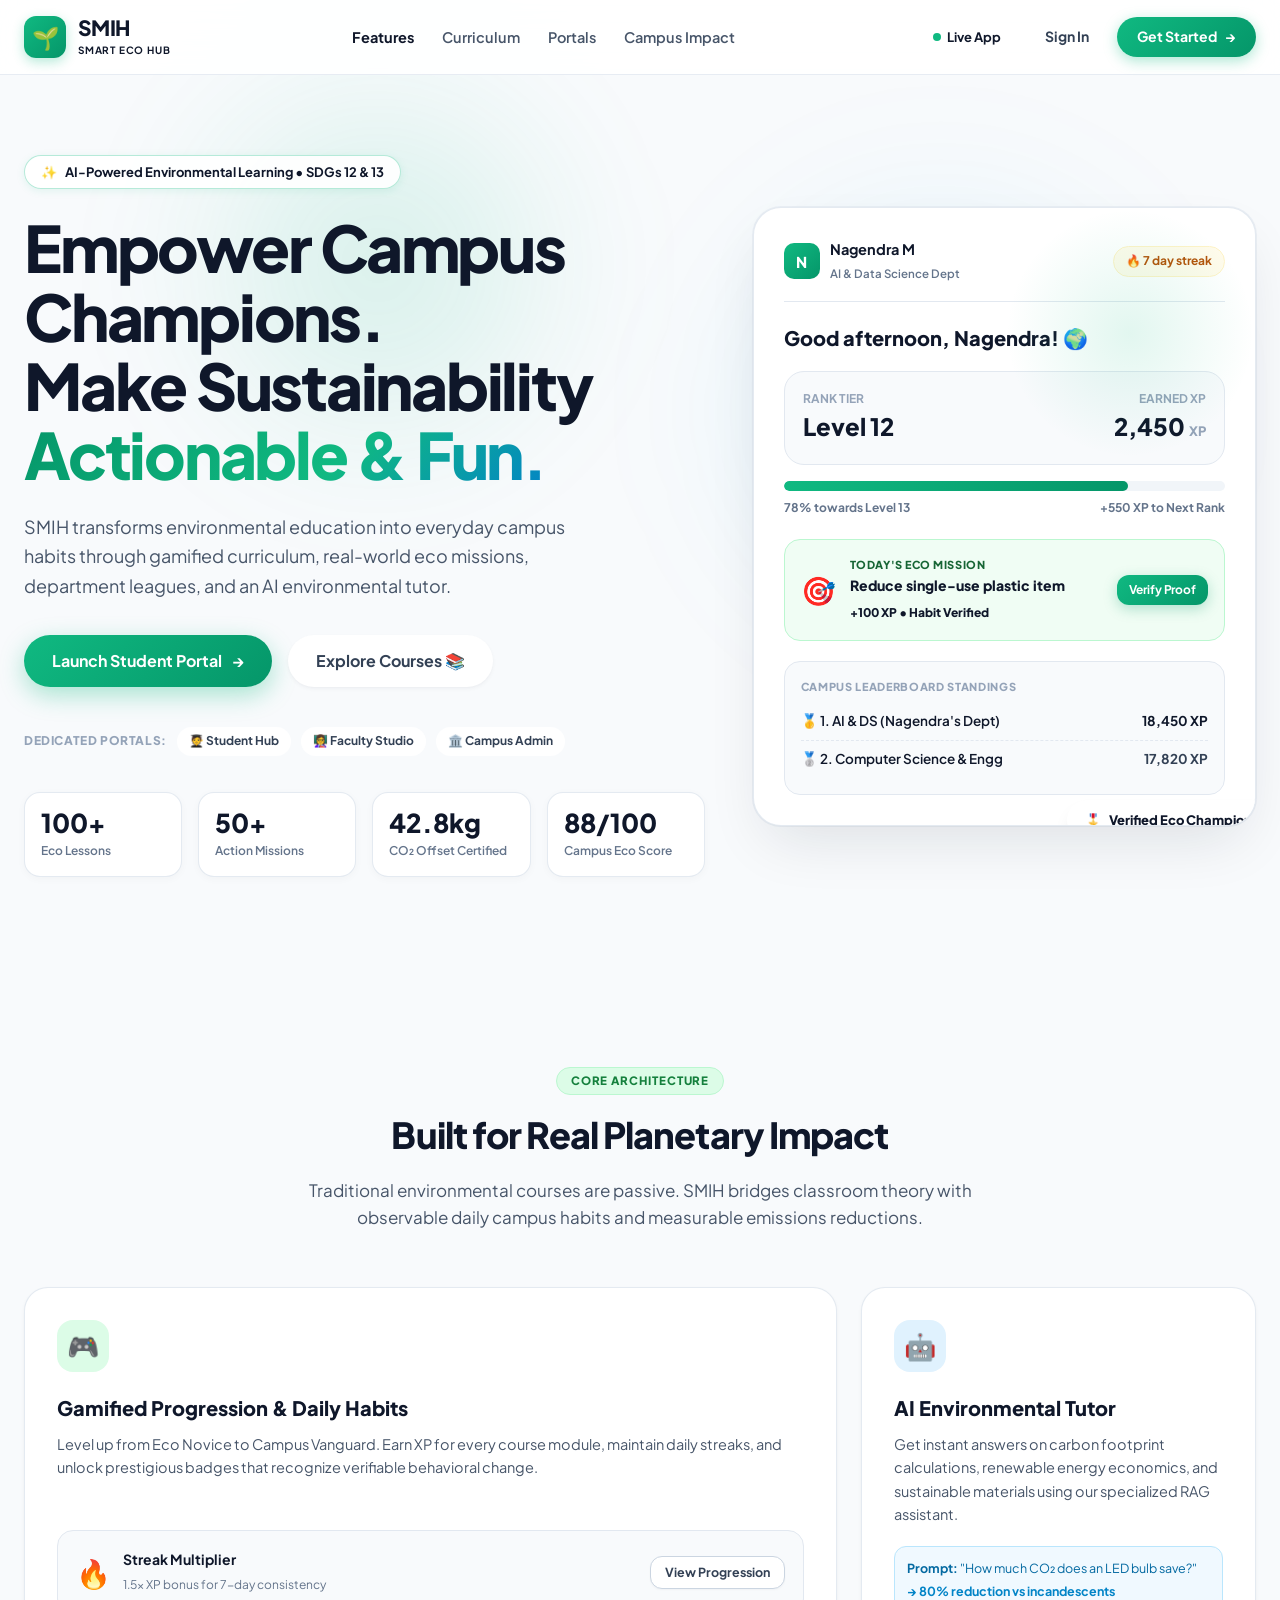
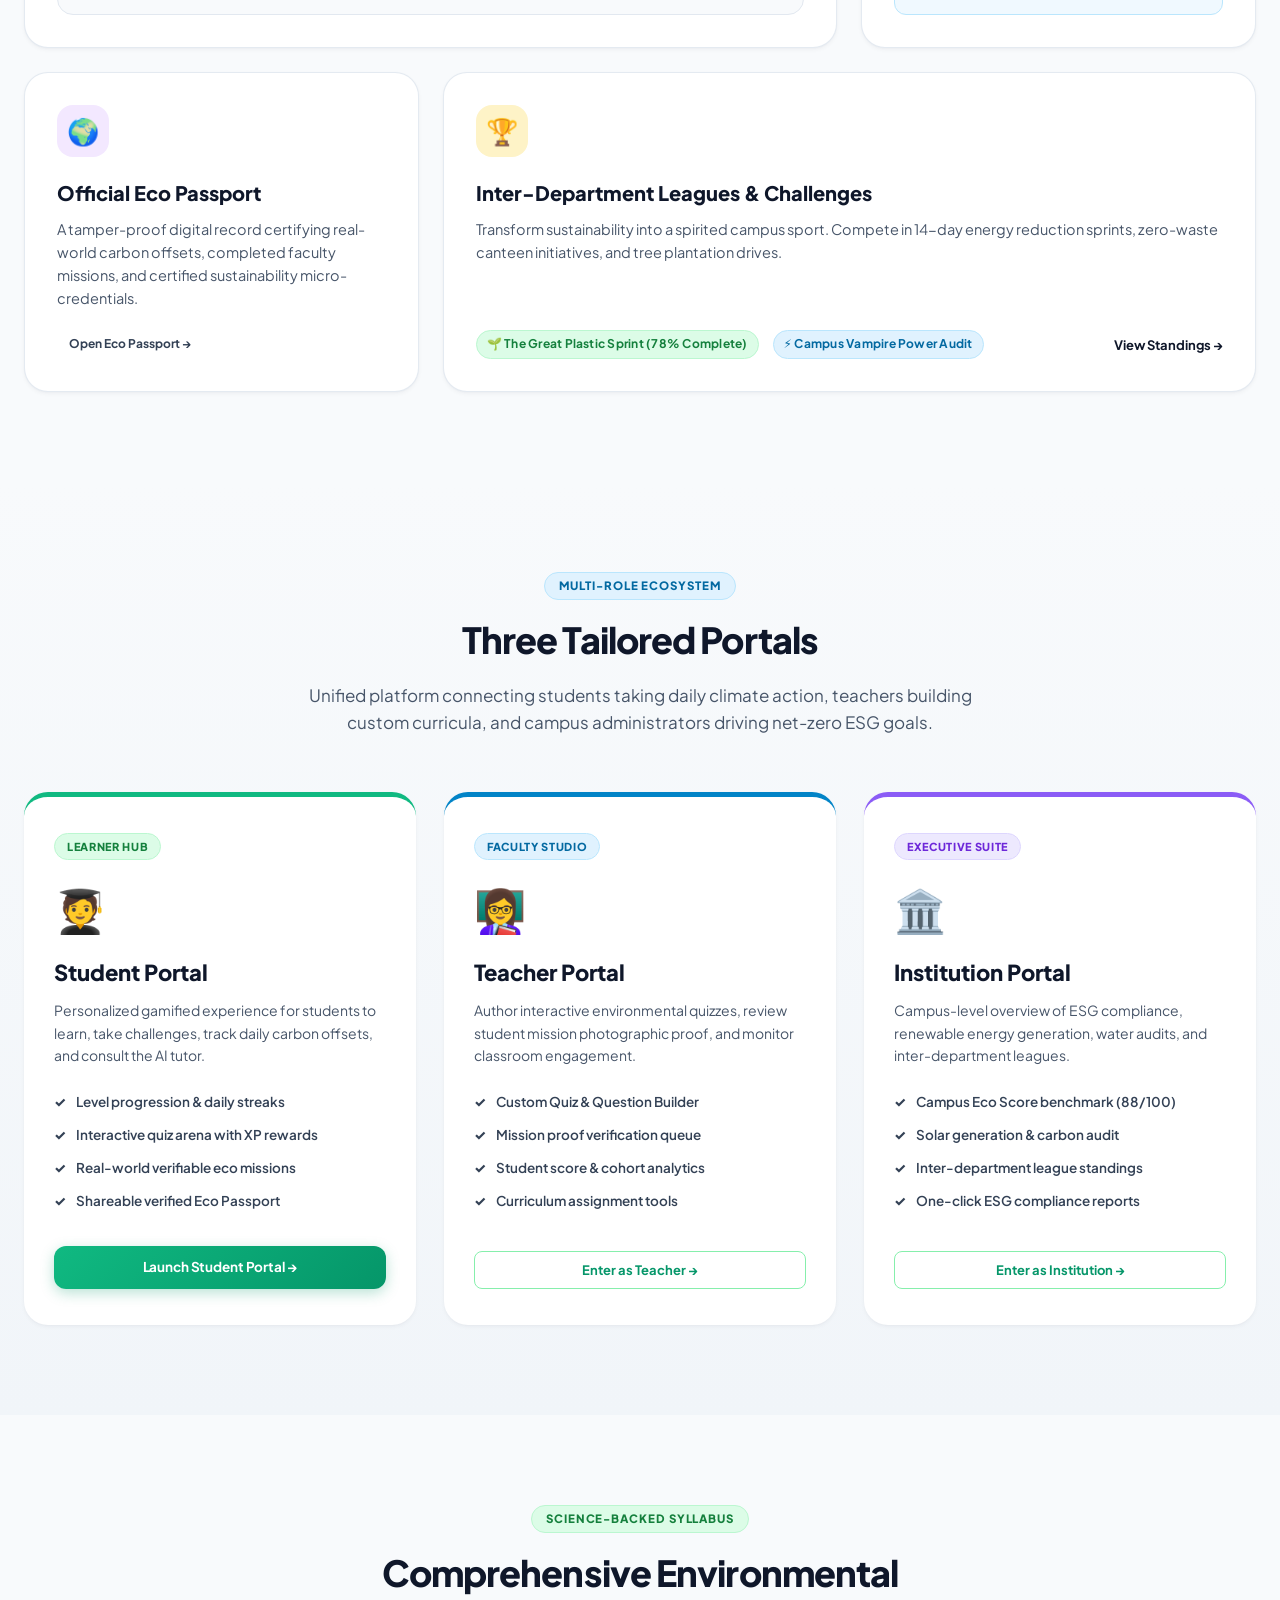
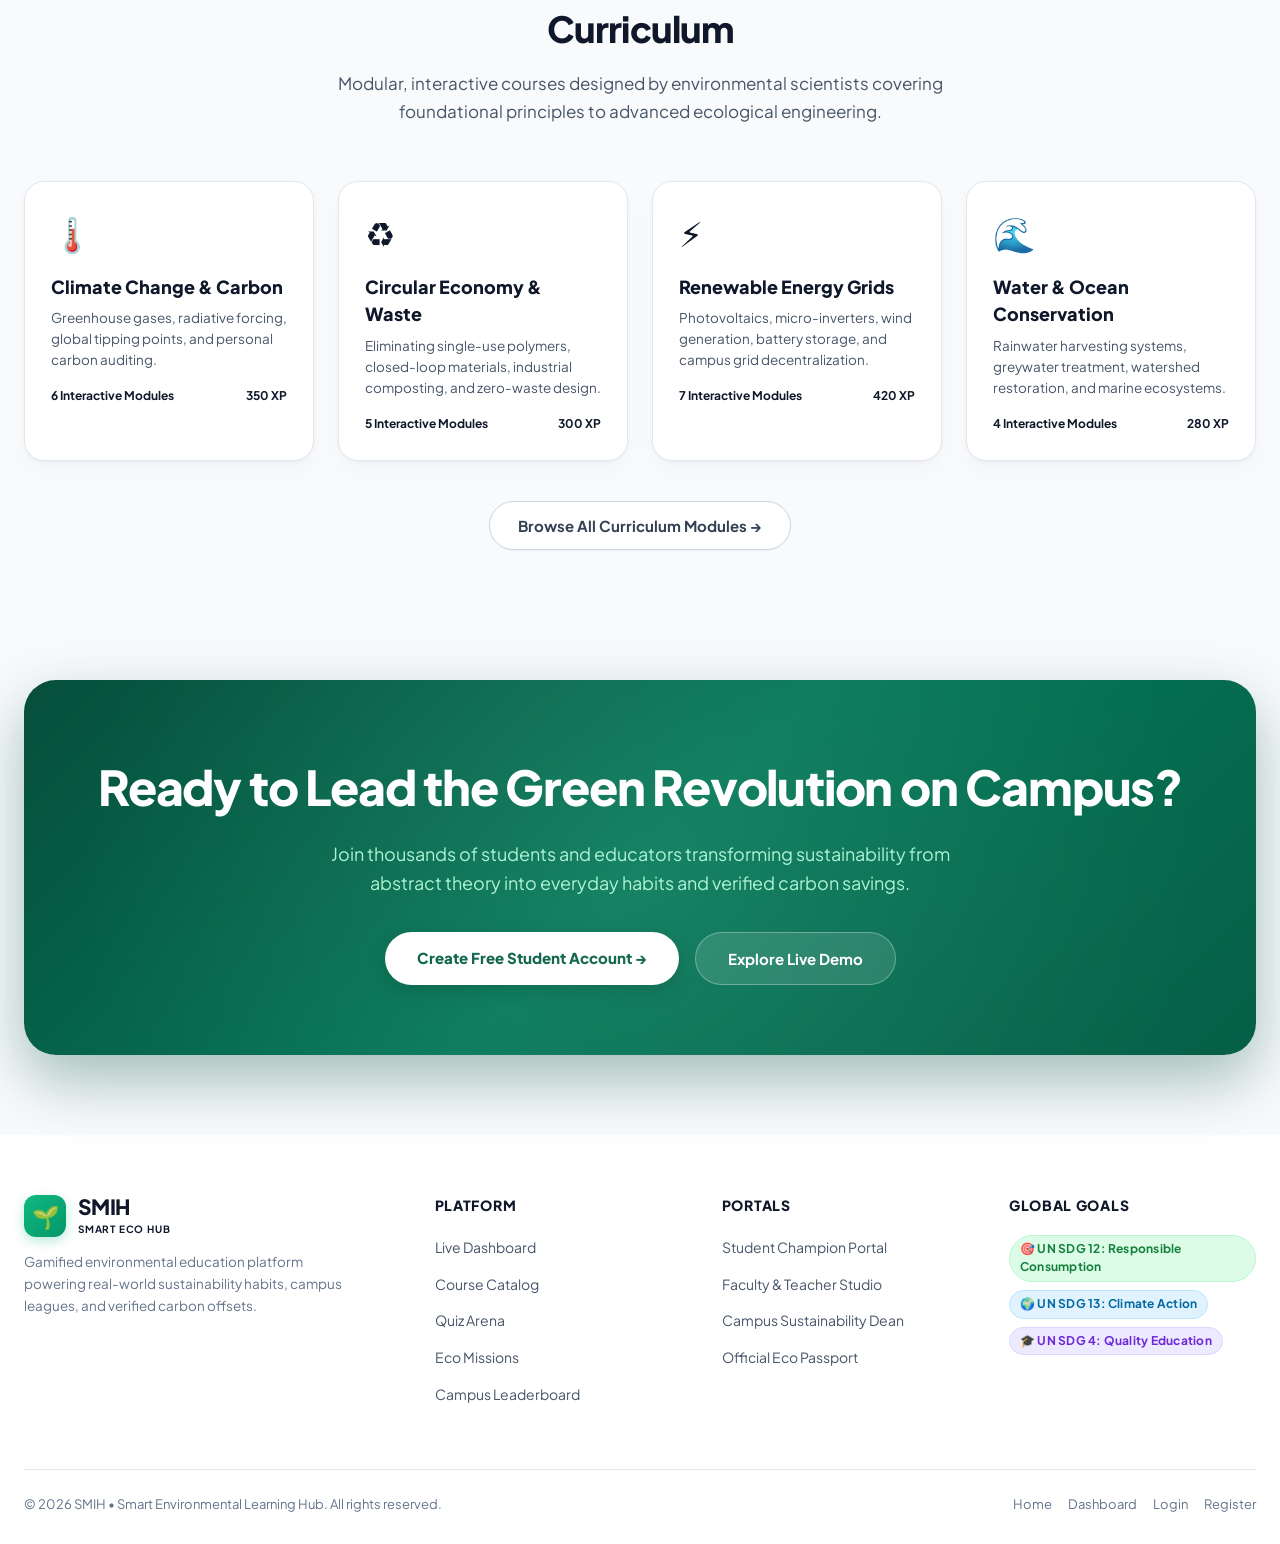
<file: index.html>
<!DOCTYPE html>
<html lang="en">
<head>
    <meta charset="UTF-8">
    <meta name="viewport" content="width=device-width, initial-scale=1.0">
    <title>SMIH | Smart Environmental Learning Hub</title>
    <meta name="description" content="Gamified environmental education platform transforming students into certified sustainability champions through AI guidance, campus missions, and verified Eco Passports.">
    <link rel="icon" href="data:image/svg+xml,<svg xmlns=%22http://www.w3.org/2000/svg%22 viewBox=%220 0 100 100%22><text y=%22.9em%22 font-size=%2290%22>🌱</text></svg>">
    <link rel="preconnect" href="https://fonts.googleapis.com">
    <link rel="preconnect" href="https://fonts.gstatic.com" crossorigin>
    <link href="https://fonts.googleapis.com/css2?family=Plus+Jakarta+Sans:wght@400;500;600;700;800&family=Inter:wght@400;500;600;700;800&display=swap" rel="stylesheet">
    <link rel="stylesheet" href="styles.css">
</head>
<body class="landing-body">

    <!-- Glassmorphic Sticky Header -->
    <header class="landing-navbar">
        <div class="landing-nav-container">
            <a href="index.html" class="landing-brand">
                <div class="landing-brand-icon">🌱</div>
                <div>
                    <span class="landing-brand-title">SMIH</span>
                    <span class="landing-brand-tag">Smart Eco Hub</span>
                </div>
            </a>

            <nav class="landing-nav-links">
                <a href="#features" class="active-link">Features</a>
                <a href="#curriculum">Curriculum</a>
                <a href="#portals">Portals</a>
                <a href="#impact">Campus Impact</a>
            </nav>

            <div class="landing-nav-actions">
                <a href="dashboard.html" class="nav-demo-btn" title="Open live interactive student dashboard">
                    <span class="pulse-dot"></span>
                    <span>Live App</span>
                </a>
                <a href="login.html" class="nav-login-btn">Sign In</a>
                <a href="register.html" class="nav-cta-btn">
                    <span>Get Started</span>
                    <span>→</span>
                </a>
            </div>
        </div>
    </header>

    <!-- Main Hero Section -->
    <section class="landing-hero">
        <div class="hero-glow-1"></div>
        <div class="hero-glow-2"></div>

        <div class="hero-grid">
            <!-- Left Hero Content -->
            <div class="hero-content">
                <div class="hero-shimmer-pill">
                    <span>✨</span>
                    <span>AI-Powered Environmental Learning • SDGs 12 & 13</span>
                </div>

                <h1 class="hero-title">
                    Empower Campus Champions.<br>
                    Make Sustainability <span class="gradient-text-green">Actionable & Fun.</span>
                </h1>

                <p class="hero-subtitle">
                    SMIH transforms environmental education into everyday campus habits through gamified curriculum, real-world eco missions, department leagues, and an AI environmental tutor.
                </p>

                <!-- Primary Action Buttons -->
                <div class="hero-actions-row">
                    <a href="dashboard.html" class="hero-btn-primary">
                        <span>Launch Student Portal</span>
                        <span>→</span>
                    </a>
                    <a href="courses.html" class="hero-btn-secondary">
                        <span>Explore Courses 📚</span>
                    </a>
                </div>

                <!-- Fast Portal Jump Chips -->
                <div class="hero-portal-pills">
                    <span class="label">Dedicated Portals:</span>
                    <a href="dashboard.html" class="portal-chip">🧑‍🎓 Student Hub</a>
                    <a href="login.html" class="portal-chip">👩‍🏫 Faculty Studio</a>
                    <a href="login.html" class="portal-chip">🏛️ Campus Admin</a>
                </div>

                <!-- 4-Stat Metric Strip -->
                <div class="hero-stats-strip">
                    <div class="hero-stat-card">
                        <div class="hero-stat-num">100+</div>
                        <div class="hero-stat-label">Eco Lessons</div>
                    </div>
                    <div class="hero-stat-card">
                        <div class="hero-stat-num">50+</div>
                        <div class="hero-stat-label">Action Missions</div>
                    </div>
                    <div class="hero-stat-card">
                        <div class="hero-stat-num">42.8kg</div>
                        <div class="hero-stat-label">CO₂ Offset Certified</div>
                    </div>
                    <div class="hero-stat-card">
                        <div class="hero-stat-num">88/100</div>
                        <div class="hero-stat-label">Campus Eco Score</div>
                    </div>
                </div>
            </div>

            <!-- Right Hero Live Showcase Card -->
            <div class="hero-showcase-wrapper">
                <div class="hero-interactive-card">
                    <div class="card-ambient-sheen"></div>

                    <!-- Card Header -->
                    <div class="showcase-header">
                        <div class="showcase-user-pill">
                            <div class="showcase-avatar">N</div>
                            <div>
                                <strong style="font-size: 14.5px; display: block; color: var(--slate-900);">Nagendra M</strong>
                                <span style="font-size: 11.5px; color: var(--slate-500); font-weight: 600;">AI & Data Science Dept</span>
                            </div>
                        </div>
                        <div class="showcase-streak-pill">
                            🔥 7 day streak
                        </div>
                    </div>

                    <!-- Greeting & Status -->
                    <h3 class="showcase-greeting">Good afternoon, Nagendra! 🌍</h3>

                    <!-- XP & Level Grid -->
                    <div class="showcase-xp-box">
                        <div>
                            <div class="showcase-xp-sub">Rank Tier</div>
                            <div class="showcase-xp-val" style="color: var(--emerald-600);">Level 12</div>
                        </div>
                        <div style="text-align: right;">
                            <div class="showcase-xp-sub">Earned XP</div>
                            <div class="showcase-xp-val">2,450 <span style="font-size: 13px; color: var(--slate-400);">XP</span></div>
                        </div>
                    </div>

                    <!-- Progress Bar -->
                    <div class="showcase-progress-wrap">
                        <div class="showcase-progress-bar">
                            <div class="showcase-progress-fill"></div>
                        </div>
                        <div style="display: flex; justify-content: space-between; font-size: 12px; font-weight: 700; color: var(--slate-500);">
                            <span>78% towards Level 13</span>
                            <span>+550 XP to Next Rank</span>
                        </div>
                    </div>

                    <!-- Active Mission Card -->
                    <div class="showcase-mission-box">
                        <div class="showcase-mission-icon">🎯</div>
                        <div style="flex: 1;">
                            <div style="font-size: 11px; font-weight: 800; color: #166534; text-transform: uppercase; letter-spacing: 0.05em;">Today's Eco Mission</div>
                            <h4 style="font-size: 14px; font-weight: 800; color: var(--slate-900); margin: 2px 0;">Reduce single-use plastic item</h4>
                            <span style="font-size: 12px; color: var(--emerald-600); font-weight: 800;">+100 XP • Habit Verified</span>
                        </div>
                        <a href="missions.html" class="primary-btn" style="padding: 6px 12px; font-size: 12px; text-decoration: none;">Verify Proof</a>
                    </div>

                    <!-- Leaderboard Standings Widget -->
                    <div class="showcase-leaderboard-box">
                        <div style="font-size: 11px; font-weight: 800; color: var(--slate-400); text-transform: uppercase; letter-spacing: 0.06em; margin-bottom: 8px;">Campus Leaderboard Standings</div>
                        <div class="showcase-rank-row">
                            <span>🥇 1. AI & DS (Nagendra's Dept)</span>
                            <strong style="color: var(--emerald-600);">18,450 XP</strong>
                        </div>
                        <div class="showcase-rank-row">
                            <span>🥈 2. Computer Science & Engg</span>
                            <span style="color: var(--slate-700); font-weight: 700;">17,820 XP</span>
                        </div>
                    </div>

                    <!-- Floating Badge Accent -->
                    <div class="floating-badge-accent">
                        <span>🎖️</span>
                        <span>Verified Eco Champion</span>
                    </div>
                </div>
            </div>
        </div>
    </section>

    <!-- Bento Features Grid Section -->
    <section id="features" class="landing-section">
        <div class="section-head-center">
            <span class="section-pill-tag badge-green">CORE ARCHITECTURE</span>
            <h2 class="section-title">Built for Real Planetary Impact</h2>
            <p class="section-desc">Traditional environmental courses are passive. SMIH bridges classroom theory with observable daily campus habits and measurable emissions reductions.</p>
        </div>

        <div class="bento-grid">
            <!-- Bento 1 (Large) -->
            <div class="bento-card span-2">
                <div>
                    <div class="bento-icon-box bento-icon-green">🎮</div>
                    <h3>Gamified Progression & Daily Habits</h3>
                    <p>Level up from Eco Novice to Campus Vanguard. Earn XP for every course module, maintain daily streaks, and unlock prestigious badges that recognize verifiable behavioral change.</p>
                </div>
                <div style="background: var(--slate-50); border: 1px solid var(--border-subtle); border-radius: var(--radius-lg); padding: 18px; display: flex; gap: 16px; align-items: center; justify-content: space-between;">
                    <div style="display: flex; gap: 12px; align-items: center;">
                        <span style="font-size: 28px;">🔥</span>
                        <div>
                            <strong style="font-size: 14px; display: block;">Streak Multiplier</strong>
                            <span style="font-size: 12px; color: var(--slate-500);">1.5x XP bonus for 7-day consistency</span>
                        </div>
                    </div>
                    <a href="dashboard.html" class="secondary-btn" style="padding: 6px 14px; font-size: 12.5px; text-decoration: none;">View Progression</a>
                </div>
            </div>

            <!-- Bento 2 -->
            <div class="bento-card">
                <div>
                    <div class="bento-icon-box bento-icon-blue">🤖</div>
                    <h3>AI Environmental Tutor</h3>
                    <p>Get instant answers on carbon footprint calculations, renewable energy economics, and sustainable materials using our specialized RAG assistant.</p>
                </div>
                <div style="background: #f0f9ff; border: 1px solid #bae6fd; border-radius: 12px; padding: 12px; font-size: 12.5px; color: #0369a1;">
                    <strong>Prompt:</strong> "How much CO₂ does an LED bulb save?"
                    <div style="font-weight: 700; color: #0284c7; margin-top: 4px;">→ 80% reduction vs incandescents</div>
                </div>
            </div>

            <!-- Bento 3 -->
            <div class="bento-card">
                <div>
                    <div class="bento-icon-box bento-icon-purple">🌍</div>
                    <h3>Official Eco Passport</h3>
                    <p>A tamper-proof digital record certifying real-world carbon offsets, completed faculty missions, and certified sustainability micro-credentials.</p>
                </div>
                <a href="profile.html#passport" class="portal-chip" style="align-self: flex-start;">Open Eco Passport →</a>
            </div>

            <!-- Bento 4 (Large) -->
            <div class="bento-card span-2">
                <div>
                    <div class="bento-icon-box bento-icon-amber">🏆</div>
                    <h3>Inter-Department Leagues & Challenges</h3>
                    <p>Transform sustainability into a spirited campus sport. Compete in 14-day energy reduction sprints, zero-waste canteen initiatives, and tree plantation drives.</p>
                </div>
                <div style="display: flex; gap: 14px; align-items: center; flex-wrap: wrap;">
                    <span class="badge-tag badge-green">🌱 The Great Plastic Sprint (78% Complete)</span>
                    <span class="badge-tag badge-blue">⚡ Campus Vampire Power Audit</span>
                    <a href="leaderboard.html" style="font-size: 13px; font-weight: 700; color: var(--emerald-600); text-decoration: none; margin-left: auto;">View Standings →</a>
                </div>
            </div>
        </div>
    </section>

    <!-- 3 Portals Section -->
    <section id="portals" class="portals-section-bg">
        <div class="landing-section">
            <div class="section-head-center">
                <span class="section-pill-tag badge-blue">MULTI-ROLE ECOSYSTEM</span>
                <h2 class="section-title">Three Tailored Portals</h2>
                <p class="section-desc">Unified platform connecting students taking daily climate action, teachers building custom curricula, and campus administrators driving net-zero ESG goals.</p>
            </div>

            <div class="portals-grid-3">
                <!-- Student Portal -->
                <div class="portal-premium-card student-card">
                    <div>
                        <span class="portal-card-badge badge-green">Learner Hub</span>
                        <div class="portal-icon-large">🧑‍🎓</div>
                        <h3>Student Portal</h3>
                        <p style="font-size: 14px; color: var(--slate-600); line-height: 1.6;">Personalized gamified experience for students to learn, take challenges, track daily carbon offsets, and consult the AI tutor.</p>
                        
                        <ul class="portal-features-list">
                            <li><span class="check">✓</span> Level progression & daily streaks</li>
                            <li><span class="check">✓</span> Interactive quiz arena with XP rewards</li>
                            <li><span class="check">✓</span> Real-world verifiable eco missions</li>
                            <li><span class="check">✓</span> Shareable verified Eco Passport</li>
                        </ul>
                    </div>
                    <a href="dashboard.html" class="primary-btn full-btn" style="text-decoration: none;">Launch Student Portal →</a>
                </div>

                <!-- Teacher Portal -->
                <div class="portal-premium-card teacher-card">
                    <div>
                        <span class="portal-card-badge badge-blue">Faculty Studio</span>
                        <div class="portal-icon-large">👩‍🏫</div>
                        <h3>Teacher Portal</h3>
                        <p style="font-size: 14px; color: var(--slate-600); line-height: 1.6;">Author interactive environmental quizzes, review student mission photographic proof, and monitor classroom engagement.</p>
                        
                        <ul class="portal-features-list">
                            <li><span class="check">✓</span> Custom Quiz & Question Builder</li>
                            <li><span class="check">✓</span> Mission proof verification queue</li>
                            <li><span class="check">✓</span> Student score & cohort analytics</li>
                            <li><span class="check">✓</span> Curriculum assignment tools</li>
                        </ul>
                    </div>
                    <a href="login.html" class="outline-btn full-btn" style="text-decoration: none;">Enter as Teacher →</a>
                </div>

                <!-- Institution Portal -->
                <div class="portal-premium-card institution-card">
                    <div>
                        <span class="portal-card-badge badge-purple">Executive Suite</span>
                        <div class="portal-icon-large">🏛️</div>
                        <h3>Institution Portal</h3>
                        <p style="font-size: 14px; color: var(--slate-600); line-height: 1.6;">Campus-level overview of ESG compliance, renewable energy generation, water audits, and inter-department leagues.</p>
                        
                        <ul class="portal-features-list">
                            <li><span class="check">✓</span> Campus Eco Score benchmark (88/100)</li>
                            <li><span class="check">✓</span> Solar generation & carbon audit</li>
                            <li><span class="check">✓</span> Inter-department league standings</li>
                            <li><span class="check">✓</span> One-click ESG compliance reports</li>
                        </ul>
                    </div>
                    <a href="login.html" class="outline-btn full-btn" style="text-decoration: none;">Enter as Institution →</a>
                </div>
            </div>
        </div>
    </section>

    <!-- Curriculum Modules Section -->
    <section id="curriculum" class="landing-section">
        <div class="section-head-center">
            <span class="section-pill-tag badge-green">SCIENCE-BACKED SYLLABUS</span>
            <h2 class="section-title">Comprehensive Environmental Curriculum</h2>
            <p class="section-desc">Modular, interactive courses designed by environmental scientists covering foundational principles to advanced ecological engineering.</p>
        </div>

        <div style="display: grid; grid-template-columns: repeat(auto-fit, minmax(280px, 1fr)); gap: 24px;">
            <div class="content-card" style="border-radius: 20px;">
                <div style="font-size: 34px; margin-bottom: 12px;">🌡️</div>
                <h4 style="font-size: 18px; font-weight: 800; margin-bottom: 8px;">Climate Change & Carbon</h4>
                <p style="font-size: 13.5px; color: var(--slate-600); margin-bottom: 16px;">Greenhouse gases, radiative forcing, global tipping points, and personal carbon auditing.</p>
                <div style="display: flex; justify-content: space-between; font-size: 12px; font-weight: 700; color: var(--emerald-600);">
                    <span>6 Interactive Modules</span>
                    <span>350 XP</span>
                </div>
            </div>

            <div class="content-card" style="border-radius: 20px;">
                <div style="font-size: 34px; margin-bottom: 12px;">♻️</div>
                <h4 style="font-size: 18px; font-weight: 800; margin-bottom: 8px;">Circular Economy & Waste</h4>
                <p style="font-size: 13.5px; color: var(--slate-600); margin-bottom: 16px;">Eliminating single-use polymers, closed-loop materials, industrial composting, and zero-waste design.</p>
                <div style="display: flex; justify-content: space-between; font-size: 12px; font-weight: 700; color: var(--emerald-600);">
                    <span>5 Interactive Modules</span>
                    <span>300 XP</span>
                </div>
            </div>

            <div class="content-card" style="border-radius: 20px;">
                <div style="font-size: 34px; margin-bottom: 12px;">⚡</div>
                <h4 style="font-size: 18px; font-weight: 800; margin-bottom: 8px;">Renewable Energy Grids</h4>
                <p style="font-size: 13.5px; color: var(--slate-600); margin-bottom: 16px;">Photovoltaics, micro-inverters, wind generation, battery storage, and campus grid decentralization.</p>
                <div style="display: flex; justify-content: space-between; font-size: 12px; font-weight: 700; color: var(--emerald-600);">
                    <span>7 Interactive Modules</span>
                    <span>420 XP</span>
                </div>
            </div>

            <div class="content-card" style="border-radius: 20px;">
                <div style="font-size: 34px; margin-bottom: 12px;">🌊</div>
                <h4 style="font-size: 18px; font-weight: 800; margin-bottom: 8px;">Water & Ocean Conservation</h4>
                <p style="font-size: 13.5px; color: var(--slate-600); margin-bottom: 16px;">Rainwater harvesting systems, greywater treatment, watershed restoration, and marine ecosystems.</p>
                <div style="display: flex; justify-content: space-between; font-size: 12px; font-weight: 700; color: var(--emerald-600);">
                    <span>4 Interactive Modules</span>
                    <span>280 XP</span>
                </div>
            </div>
        </div>

        <div style="text-align: center; margin-top: 40px;">
            <a href="courses.html" class="secondary-btn" style="padding: 12px 28px; font-size: 15px; text-decoration: none; border-radius: var(--radius-full);">
                Browse All Curriculum Modules →
            </a>
        </div>
    </section>

    <!-- Call to Action Banner -->
    <div id="impact" style="padding: 0 24px;">
        <div class="landing-cta-banner">
            <h2>Ready to Lead the Green Revolution on Campus?</h2>
            <p>Join thousands of students and educators transforming sustainability from abstract theory into everyday habits and verified carbon savings.</p>
            <div class="landing-cta-btns">
                <a href="register.html" class="cta-white-btn">Create Free Student Account →</a>
                <a href="dashboard.html" class="cta-outline-btn">Explore Live Demo</a>
            </div>
        </div>
    </div>

    <!-- Modern Corporate Footer -->
    <footer class="landing-footer">
        <div class="footer-inner">
            <div class="footer-col">
                <div class="landing-brand" style="margin-bottom: 14px;">
                    <div class="landing-brand-icon">🌱</div>
                    <div>
                        <span class="landing-brand-title">SMIH</span>
                        <span class="landing-brand-tag">Smart Eco Hub</span>
                    </div>
                </div>
                <p style="font-size: 13.5px; color: var(--slate-500); line-height: 1.6; max-width: 320px;">
                    Gamified environmental education platform powering real-world sustainability habits, campus leagues, and verified carbon offsets.
                </p>
            </div>

            <div class="footer-col">
                <h4>Platform</h4>
                <ul class="footer-links">
                    <li><a href="dashboard.html">Live Dashboard</a></li>
                    <li><a href="courses.html">Course Catalog</a></li>
                    <li><a href="quiz.html">Quiz Arena</a></li>
                    <li><a href="missions.html">Eco Missions</a></li>
                    <li><a href="leaderboard.html">Campus Leaderboard</a></li>
                </ul>
            </div>

            <div class="footer-col">
                <h4>Portals</h4>
                <ul class="footer-links">
                    <li><a href="dashboard.html">Student Champion Portal</a></li>
                    <li><a href="login.html">Faculty & Teacher Studio</a></li>
                    <li><a href="login.html">Campus Sustainability Dean</a></li>
                    <li><a href="profile.html#passport">Official Eco Passport</a></li>
                </ul>
            </div>

            <div class="footer-col">
                <h4>Global Goals</h4>
                <div style="display: flex; gap: 8px; flex-direction: column;">
                    <span class="badge-tag badge-green" style="width: fit-content;">🎯 UN SDG 12: Responsible Consumption</span>
                    <span class="badge-tag badge-blue" style="width: fit-content;">🌍 UN SDG 13: Climate Action</span>
                    <span class="badge-tag badge-purple" style="width: fit-content;">🎓 UN SDG 4: Quality Education</span>
                </div>
            </div>
        </div>

        <div class="footer-bottom">
            <div>© 2026 SMIH • Smart Environmental Learning Hub. All rights reserved.</div>
            <div style="display: flex; gap: 16px;">
                <a href="index.html" style="color: var(--slate-500); text-decoration: none;">Home</a>
                <a href="dashboard.html" style="color: var(--slate-500); text-decoration: none;">Dashboard</a>
                <a href="login.html" style="color: var(--slate-500); text-decoration: none;">Login</a>
                <a href="register.html" style="color: var(--slate-500); text-decoration: none;">Register</a>
            </div>
        </div>
    </footer>

    <script src="app.js"></script>
</body>
</html>
</file>
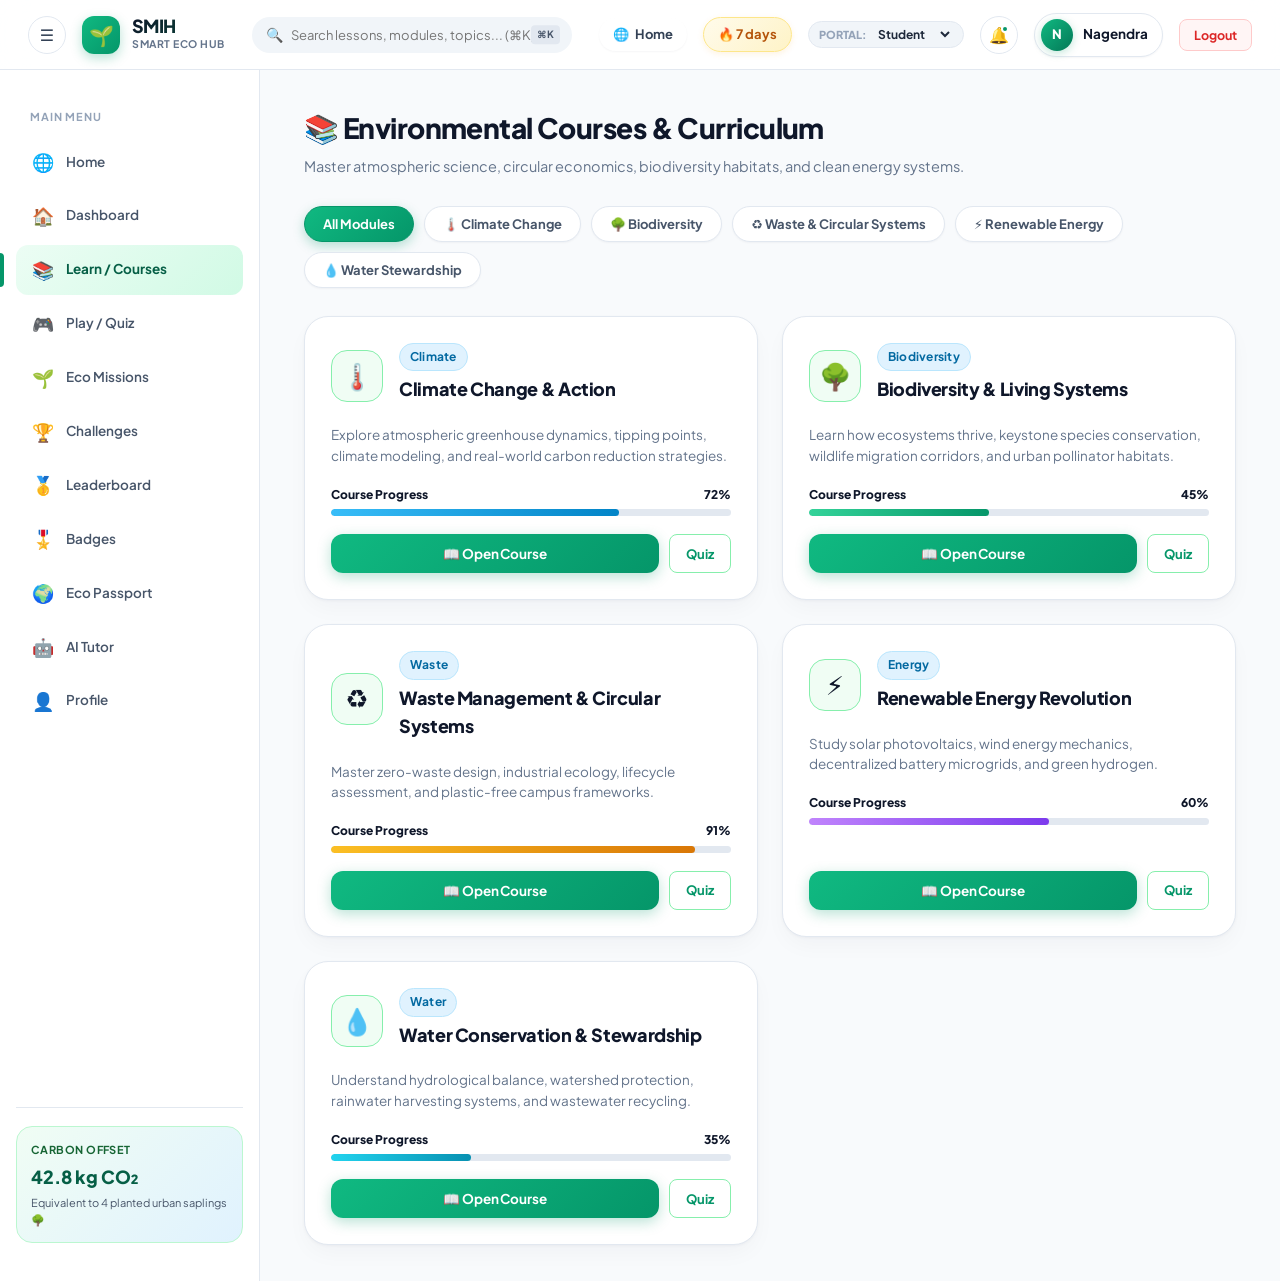
<file: courses.html>
<!DOCTYPE html>
<html lang="en">
<head>
    <meta charset="UTF-8">
    <meta name="viewport" content="width=device-width, initial-scale=1.0">
    <title>SMIH | Eco Courses & Learn</title>
    <link rel="stylesheet" href="styles.css">
</head>
<body>

    <!-- Modern Topbar -->
    <header class="app-topbar">
        <div class="topbar-left">
            <button id="menuToggleBtn" class="icon-action-btn" aria-label="Toggle Navigation" title="Toggle Sidebar">☰</button>
            <a href="index.html" class="brand" title="Return to SMIH Home">
                <div class="logo-icon">🌱</div>
                <div class="brand-text">
                    <span class="brand-title">SMIH</span>
                    <span class="brand-subtitle">Smart Eco Hub</span>
                </div>
            </a>
        </div>

        <div class="topbar-search">
            <span class="search-icon">🔍</span>
            <input type="text" placeholder="Search lessons, modules, topics... (⌘K)" id="globalSearchInput" onkeyup="handleGlobalSearch(event)">
            <span class="kbd-hint">⌘K</span>
        </div>

        <div class="topbar-right">
            <a href="index.html" class="home-nav-btn" title="Go to SMIH Landing Page">
                🌐 <span>Home</span>
            </a>
            <div id="topbarStreak" class="streak-pill">🔥 7 days</div>
            <div class="role-badge-select">
                <span style="font-size: 11px; text-transform: uppercase; color: var(--slate-400); font-weight: 800;">Portal:</span>
                <select id="topbarRoleSelect" onchange="switchRole(this.value)">
                    <option value="student">Student</option>
                    <option value="teacher">Teacher</option>
                    <option value="institution">Institution</option>
                </select>
            </div>
            <button class="icon-action-btn" title="Notifications" onclick="showToast('📚 New Module added: Urban Microgrid Engineering!')">
                🔔
                <span class="badge-dot"></span>
            </button>
            <div class="user-profile-badge" onclick="location.href='profile.html'">
                <div class="user-avatar-mini" id="topbarAvatarLetter">N</div>
                <span id="topbarUserName" style="font-size: 13.5px; font-weight: 700;">Nagendra</span>
            </div>
            <button onclick="logout()" class="logout-btn">Logout</button>
        </div>
    </header>

    <!-- Mobile Drawer Overlay Backdrop -->
    <div id="sidebarOverlay" class="sidebar-overlay"></div>

    <div class="app-layout">
        <!-- Sidebar -->
        <aside class="sidebar">
            <div class="sidebar-nav">
                <div class="sidebar-category">Main Menu</div>
                <a href="index.html" class="nav-item" data-title="Home">
                    <span class="icon">🌐</span>
                    <span>Home</span>
                </a>
                <a href="dashboard.html" class="nav-item" data-title="Dashboard">
                    <span class="icon">🏠</span>
                    <span>Dashboard</span>
                </a>
                <a href="courses.html" class="nav-item active" data-title="Learn / Courses">
                    <span class="icon">📚</span>
                    <span>Learn / Courses</span>
                </a>
                <a href="quiz.html" class="nav-item" data-title="Play / Quiz">
                    <span class="icon">🎮</span>
                    <span>Play / Quiz</span>
                </a>
                <a href="missions.html" class="nav-item" data-title="Eco Missions">
                    <span class="icon">🌱</span>
                    <span>Eco Missions</span>
                </a>
                <a href="missions.html#challenges" class="nav-item" data-title="Challenges">
                    <span class="icon">🏆</span>
                    <span>Challenges</span>
                </a>
                <a href="leaderboard.html" class="nav-item" data-title="Leaderboard">
                    <span class="icon">🥇</span>
                    <span>Leaderboard</span>
                </a>
                <a href="profile.html#badges" class="nav-item" data-title="Badges">
                    <span class="icon">🎖️</span>
                    <span>Badges</span>
                </a>
                <a href="profile.html#passport" class="nav-item" data-title="Eco Passport">
                    <span class="icon">🌍</span>
                    <span>Eco Passport</span>
                </a>
                <a href="profile.html#aitutor" class="nav-item" data-title="AI Tutor">
                    <span class="icon">🤖</span>
                    <span>AI Tutor</span>
                </a>
                <a href="profile.html" class="nav-item" data-title="Profile">
                    <span class="icon">👤</span>
                    <span>Profile</span>
                </a>
            </div>
            <div class="sidebar-footer">
                <div class="eco-mini-meter">
                    <small>Carbon Offset</small>
                    <div class="carbon-val" id="sidebarCarbonVal">42.8 kg CO₂</div>
                    <p>Equivalent to 4 planted urban saplings 🌳</p>
                </div>
            </div>
        </aside>

        <!-- Main Content -->
        <main class="main-content">
            <div style="display: flex; justify-content: space-between; align-items: flex-end; margin-bottom: 28px;">
                <div>
                    <h1 style="font-size: 28px; font-weight: 800; letter-spacing: -0.02em; margin-bottom: 6px;">📚 Environmental Courses & Curriculum</h1>
                    <p style="color: var(--slate-500); font-size: 14.5px;">Master atmospheric science, circular economics, biodiversity habitats, and clean energy systems.</p>
                </div>
            </div>

            <!-- Filter Buttons -->
            <div class="filter-bar">
                <button class="filter-btn active" data-filter="all">All Modules</button>
                <button class="filter-btn" data-filter="climate">🌡️ Climate Change</button>
                <button class="filter-btn" data-filter="biodiversity">🌳 Biodiversity</button>
                <button class="filter-btn" data-filter="waste">♻️ Waste & Circular Systems</button>
                <button class="filter-btn" data-filter="energy">⚡ Renewable Energy</button>
                <button class="filter-btn" data-filter="water">💧 Water Stewardship</button>
            </div>

            <!-- Courses Grid -->
            <div class="courses-grid" id="coursesGrid"></div>
        </main>
    </div>

    <!-- Global Toast Container -->
    <div id="toastContainer"></div>

    <!-- Lesson Reader Modal -->
    <div id="lessonModal" class="modal-overlay">
        <div class="modal-content">
            <div class="modal-header">
                <h3 id="lessonModalTitle">Course Modules</h3>
                <button class="close-modal-btn" onclick="closeModal('lessonModal')">✕</button>
            </div>
            <div id="lessonModalBody"></div>
        </div>
    </div>

    <script src="app.js"></script>
    <script>
        requireLogin();
    </script>
</body>
</html>
</file>
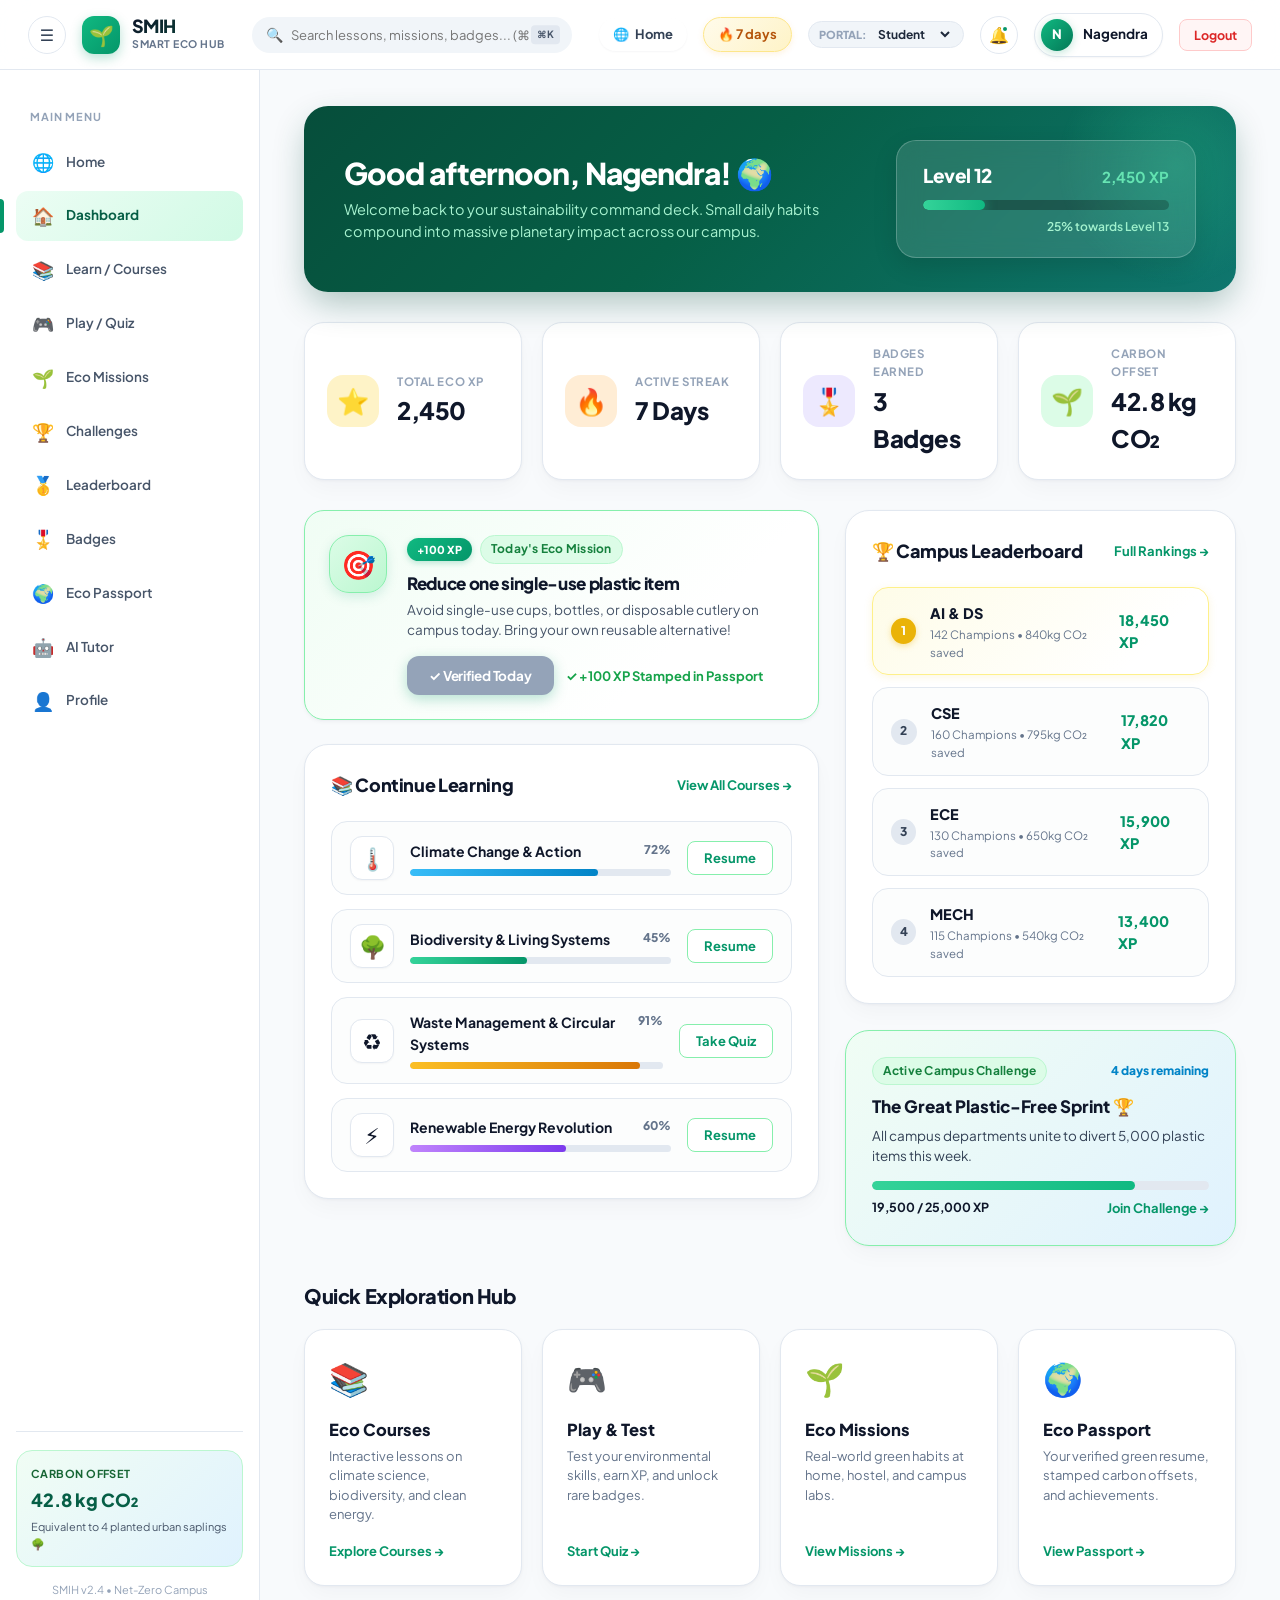
<file: dashboard.html>
<!DOCTYPE html>
<html lang="en">
<head>
    <meta charset="UTF-8">
    <meta name="viewport" content="width=device-width, initial-scale=1.0">
    <title>SMIH | Dashboard</title>
    <link rel="stylesheet" href="styles.css">
</head>
<body>

    <!-- Modern Glass Topbar -->
    <header class="app-topbar">
        <div class="topbar-left">
            <button id="menuToggleBtn" class="icon-action-btn" aria-label="Toggle Navigation" title="Toggle Sidebar">☰</button>
            <a href="index.html" class="brand" title="Return to SMIH Home">
                <div class="logo-icon">🌱</div>
                <div class="brand-text">
                    <span class="brand-title">SMIH</span>
                    <span class="brand-subtitle">Smart Eco Hub</span>
                </div>
            </a>
        </div>

        <!-- Global Search Bar with keyboard shortcut -->
        <div class="topbar-search">
            <span class="search-icon">🔍</span>
            <input type="text" placeholder="Search lessons, missions, badges... (⌘K)" id="globalSearchInput" onkeyup="handleGlobalSearch(event)">
            <span class="kbd-hint">⌘K</span>
        </div>

        <div class="topbar-right">
            <!-- Home Link Button -->
            <a href="index.html" class="home-nav-btn" title="Go to SMIH Landing Page">
                🌐 <span>Home</span>
            </a>

            <!-- Streak pill with Fire Glow -->
            <div id="topbarStreak" class="streak-pill" title="7 consecutive active days!">
                🔥 7 days
            </div>

            <!-- Role Selector Badge -->
            <div class="role-badge-select">
                <span style="font-size: 11px; text-transform: uppercase; color: var(--slate-400); font-weight: 800;">Portal:</span>
                <select id="topbarRoleSelect" onchange="switchRole(this.value)">
                    <option value="student">Student</option>
                    <option value="teacher">Teacher</option>
                    <option value="institution">Institution</option>
                </select>
            </div>

            <!-- Notification Bell -->
            <button class="icon-action-btn" title="Notifications" onclick="showToast('🔔 Campus Alert: The Great Plastic Sprint is 78% completed!')">
                🔔
                <span class="badge-dot"></span>
            </button>

            <!-- User profile badge with avatar -->
            <div class="user-profile-badge" onclick="location.href='profile.html'" title="View Eco Passport & Profile">
                <div class="user-avatar-mini" id="topbarAvatarLetter">N</div>
                <span id="topbarUserName" style="font-size: 13.5px; font-weight: 700;">Nagendra</span>
            </div>

            <button onclick="logout()" class="logout-btn" title="Sign out">
                Logout
            </button>
        </div>
    </header>

    <!-- Mobile Drawer Overlay Backdrop -->
    <div id="sidebarOverlay" class="sidebar-overlay"></div>

    <!-- App Layout: Left Sidebar + Main Content -->
    <div class="app-layout">
        
        <!-- Left Sidebar Navigation matching wireframe -->
        <aside class="sidebar">
            <div class="sidebar-nav">
                <div class="sidebar-category">Main Menu</div>
                
                <a href="index.html" class="nav-item" data-title="Home">
                    <span class="icon">🌐</span>
                    <span>Home</span>
                </a>

                <a href="dashboard.html" class="nav-item active" data-title="Dashboard">
                    <span class="icon">🏠</span>
                    <span>Dashboard</span>
                </a>

                <a href="courses.html" class="nav-item" data-title="Learn / Courses">
                    <span class="icon">📚</span>
                    <span>Learn / Courses</span>
                </a>

                <a href="quiz.html" class="nav-item" data-title="Play / Quiz">
                    <span class="icon">🎮</span>
                    <span>Play / Quiz</span>
                </a>

                <a href="missions.html" class="nav-item" data-title="Eco Missions">
                    <span class="icon">🌱</span>
                    <span>Eco Missions</span>
                </a>

                <a href="missions.html#challenges" class="nav-item" data-title="Challenges">
                    <span class="icon">🏆</span>
                    <span>Challenges</span>
                </a>

                <a href="leaderboard.html" class="nav-item" data-title="Leaderboard">
                    <span class="icon">🥇</span>
                    <span>Leaderboard</span>
                </a>

                <a href="profile.html#badges" class="nav-item" data-title="Badges">
                    <span class="icon">🎖️</span>
                    <span>Badges</span>
                </a>

                <a href="profile.html#passport" class="nav-item" data-title="Eco Passport">
                    <span class="icon">🌍</span>
                    <span>Eco Passport</span>
                </a>

                <a href="profile.html#aitutor" class="nav-item" data-title="AI Tutor">
                    <span class="icon">🤖</span>
                    <span>AI Tutor</span>
                </a>

                <a href="profile.html" class="nav-item" data-title="Profile">
                    <span class="icon">👤</span>
                    <span>Profile</span>
                </a>
            </div>

            <!-- Sidebar Footer with Sustainability Mini Meter -->
            <div class="sidebar-footer">
                <div class="eco-mini-meter">
                    <small>Carbon Offset</small>
                    <div class="carbon-val" id="sidebarCarbonVal">42.8 kg CO₂</div>
                    <p>Equivalent to 4 planted urban saplings 🌳</p>
                </div>
                <div style="font-size: 11px; text-align: center; color: var(--slate-400);">
                    SMIH v2.4 • Net-Zero Campus
                </div>
            </div>
        </aside>

        <!-- Main Workspace Container -->
        <main class="main-content" id="dashboardMain">
            <!-- Dynamic Role Rendered by app.js -->
        </main>

    </div>

    <!-- Global Toast Container -->
    <div id="toastContainer"></div>

    <!-- Mission Proof Verification Modal -->
    <div id="missionProofModal" class="modal-overlay">
        <div class="modal-content">
            <div class="modal-header">
                <h3 id="proofModalTitle">🎯 Verify Mission Action</h3>
                <button class="close-modal-btn" onclick="closeModal('missionProofModal')">✕</button>
            </div>
            <div style="display: flex; flex-direction: column; gap: 16px;">
                <p style="font-size: 13.5px; color: var(--slate-600);">
                    Confirm your sustainable action. You can log notes or paste proof to certify your green habit into your official Eco Passport.
                </p>
                <div>
                    <label style="font-size: 12.5px; font-weight: 700; display: block; margin-bottom: 6px;">Action Notes / Impact Log</label>
                    <textarea id="missionProofNotes" rows="3" placeholder="e.g. Refused single-use plastic cups at the canteen; carried my reusable thermos bottle." style="width: 100%; padding: 12px; border: 1.5px solid var(--border-subtle); border-radius: 8px; font-family: inherit; font-size: 13.5px; outline: none;"></textarea>
                </div>
                <div style="background: var(--slate-50); border: 1px dashed var(--border-strong); border-radius: 8px; padding: 20px; text-align: center;">
                    <div style="font-size: 24px; margin-bottom: 4px;">📸</div>
                    <span style="font-size: 12.5px; font-weight: 600; color: var(--slate-600);">Simulated AI Campus Vision Audit</span>
                    <div style="font-size: 11px; color: var(--slate-400); margin-top: 2px;">Image recognition active: verified reusable container</div>
                </div>
                <button class="primary-btn full-btn" onclick="confirmMissionCompletion()">
                    ✓ Certify Action & Collect +100 XP
                </button>
            </div>
        </div>
    </div>

    <!-- Teacher Quiz Builder Modal -->
    <div id="quizBuilderModal" class="modal-overlay">
        <div class="modal-content">
            <div class="modal-header">
                <h3>📝 Create New Eco Quiz (Teacher)</h3>
                <button class="close-modal-btn" onclick="closeModal('quizBuilderModal')">✕</button>
            </div>
            <form onsubmit="handleCreateQuizSubmit(event)">
                <div style="display: flex; flex-direction: column; gap: 14px;">
                    <div>
                        <label style="font-size: 13px; font-weight: 700;">Quiz Title</label>
                        <input type="text" id="newQuizTitle" placeholder="e.g. Microplastics & Ocean Health" required style="width: 100%; padding: 11px; border: 1px solid var(--border-subtle); border-radius: 8px;">
                    </div>
                    <div>
                        <label style="font-size: 13px; font-weight: 700;">Subject Category</label>
                        <select id="newQuizCategory" style="width: 100%; padding: 11px; border: 1px solid var(--border-subtle); border-radius: 8px;">
                            <option value="Climate Action">Climate Action</option>
                            <option value="Waste Management">Waste Management</option>
                            <option value="Renewable Energy">Renewable Energy</option>
                            <option value="Water Stewardship">Water Stewardship</option>
                            <option value="Biodiversity">Biodiversity</option>
                        </select>
                    </div>
                    <div>
                        <label style="font-size: 13px; font-weight: 700;">XP Reward</label>
                        <input type="number" id="newQuizXP" value="150" required style="width: 100%; padding: 11px; border: 1px solid var(--border-subtle); border-radius: 8px;">
                    </div>
                    <div>
                        <label style="font-size: 13px; font-weight: 700;">Sample Question Text</label>
                        <textarea placeholder="Enter question..." rows="3" style="width: 100%; padding: 11px; border: 1px solid var(--border-subtle); border-radius: 8px; font-family: inherit; font-size: 13.5px;"></textarea>
                    </div>
                    <button type="submit" class="primary-btn full-btn">
                        Publish Quiz to Students →
                    </button>
                </div>
            </form>
        </div>
    </div>

    <script src="app.js"></script>
    <script>
        requireLogin();
    </script>
</body>
</html>
</file>
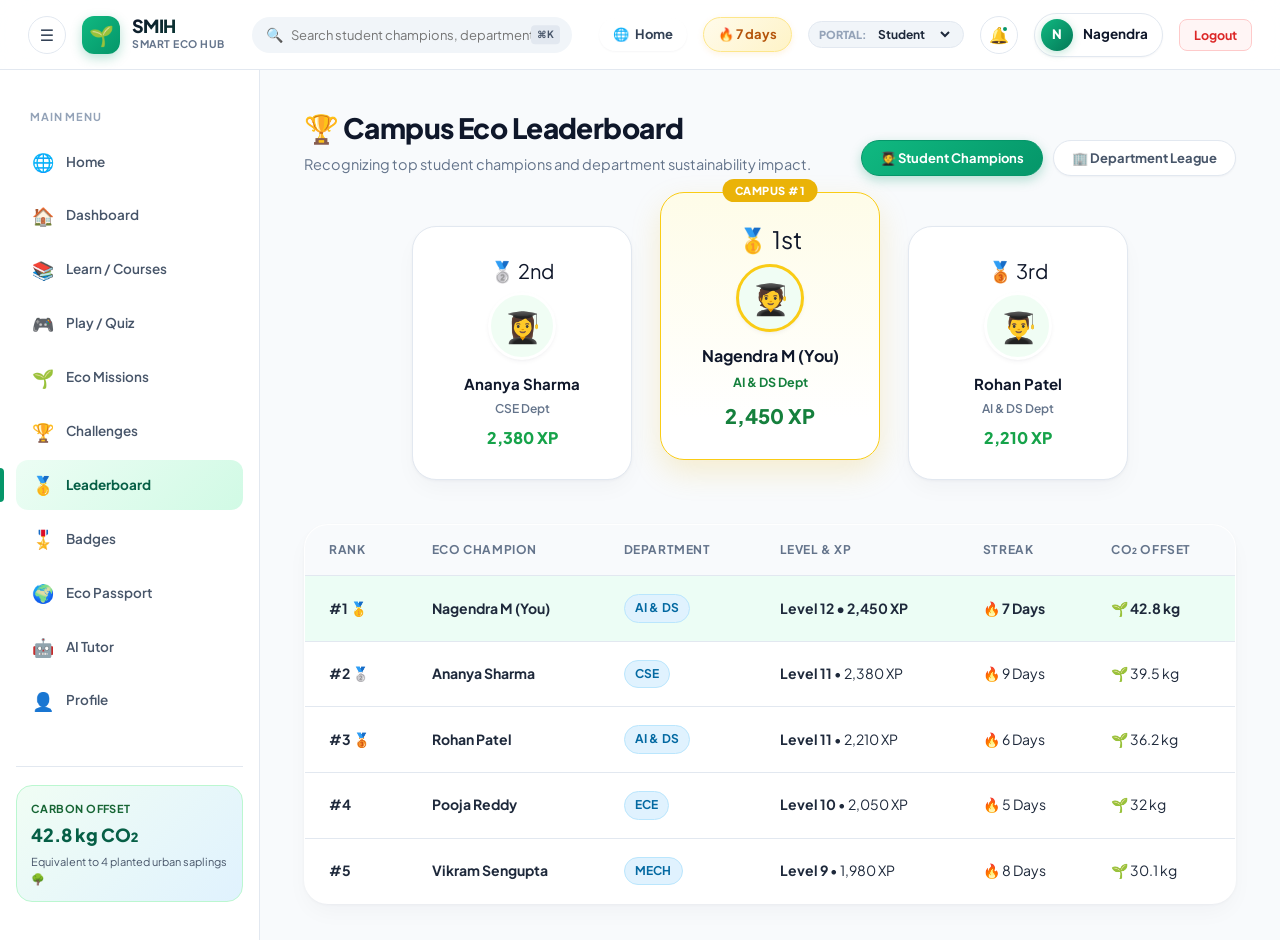
<file: leaderboard.html>
<!DOCTYPE html>
<html lang="en">
<head>
    <meta charset="UTF-8">
    <meta name="viewport" content="width=device-width, initial-scale=1.0">
    <title>SMIH | Campus Leaderboard</title>
    <link rel="stylesheet" href="styles.css">
</head>
<body>

    <!-- Modern Topbar -->
    <header class="app-topbar">
        <div class="topbar-left">
            <button id="menuToggleBtn" class="icon-action-btn" aria-label="Toggle Navigation" title="Toggle Sidebar">☰</button>
            <a href="index.html" class="brand" title="Return to SMIH Home">
                <div class="logo-icon">🌱</div>
                <div class="brand-text">
                    <span class="brand-title">SMIH</span>
                    <span class="brand-subtitle">Smart Eco Hub</span>
                </div>
            </a>
        </div>

        <div class="topbar-search">
            <span class="search-icon">🔍</span>
            <input type="text" placeholder="Search student champions, departments... (⌘K)" id="globalSearchInput" onkeyup="handleGlobalSearch(event)">
            <span class="kbd-hint">⌘K</span>
        </div>

        <div class="topbar-right">
            <a href="index.html" class="home-nav-btn" title="Go to SMIH Landing Page">
                🌐 <span>Home</span>
            </a>
            <div id="topbarStreak" class="streak-pill">🔥 7 days</div>
            <div class="role-badge-select">
                <span style="font-size: 11px; text-transform: uppercase; color: var(--slate-400); font-weight: 800;">Portal:</span>
                <select id="topbarRoleSelect" onchange="switchRole(this.value)">
                    <option value="student">Student</option>
                    <option value="teacher">Teacher</option>
                    <option value="institution">Institution</option>
                </select>
            </div>
            <button class="icon-action-btn" title="Notifications" onclick="showToast('🥇 Nagendra M holds the #1 Campus Rank!')">
                🔔
                <span class="badge-dot"></span>
            </button>
            <div class="user-profile-badge" onclick="location.href='profile.html'">
                <div class="user-avatar-mini" id="topbarAvatarLetter">N</div>
                <span id="topbarUserName" style="font-size: 13.5px; font-weight: 700;">Nagendra</span>
            </div>
            <button onclick="logout()" class="logout-btn">Logout</button>
        </div>
    </header>

    <!-- Mobile Drawer Overlay Backdrop -->
    <div id="sidebarOverlay" class="sidebar-overlay"></div>

    <div class="app-layout">
        <!-- Sidebar -->
        <aside class="sidebar">
            <div class="sidebar-nav">
                <div class="sidebar-category">Main Menu</div>
                <a href="index.html" class="nav-item" data-title="Home">
                    <span class="icon">🌐</span>
                    <span>Home</span>
                </a>
                <a href="dashboard.html" class="nav-item" data-title="Dashboard">
                    <span class="icon">🏠</span>
                    <span>Dashboard</span>
                </a>
                <a href="courses.html" class="nav-item" data-title="Learn / Courses">
                    <span class="icon">📚</span>
                    <span>Learn / Courses</span>
                </a>
                <a href="quiz.html" class="nav-item" data-title="Play / Quiz">
                    <span class="icon">🎮</span>
                    <span>Play / Quiz</span>
                </a>
                <a href="missions.html" class="nav-item" data-title="Eco Missions">
                    <span class="icon">🌱</span>
                    <span>Eco Missions</span>
                </a>
                <a href="missions.html#challenges" class="nav-item" data-title="Challenges">
                    <span class="icon">🏆</span>
                    <span>Challenges</span>
                </a>
                <a href="leaderboard.html" class="nav-item active" data-title="Leaderboard">
                    <span class="icon">🥇</span>
                    <span>Leaderboard</span>
                </a>
                <a href="profile.html#badges" class="nav-item" data-title="Badges">
                    <span class="icon">🎖️</span>
                    <span>Badges</span>
                </a>
                <a href="profile.html#passport" class="nav-item" data-title="Eco Passport">
                    <span class="icon">🌍</span>
                    <span>Eco Passport</span>
                </a>
                <a href="profile.html#aitutor" class="nav-item" data-title="AI Tutor">
                    <span class="icon">🤖</span>
                    <span>AI Tutor</span>
                </a>
                <a href="profile.html" class="nav-item" data-title="Profile">
                    <span class="icon">👤</span>
                    <span>Profile</span>
                </a>
            </div>
            <div class="sidebar-footer">
                <div class="eco-mini-meter">
                    <small>Carbon Offset</small>
                    <div class="carbon-val" id="sidebarCarbonVal">42.8 kg CO₂</div>
                    <p>Equivalent to 4 planted urban saplings 🌳</p>
                </div>
            </div>
        </aside>

        <!-- Main Content -->
        <main class="main-content">
            <div style="display: flex; justify-content: space-between; align-items: flex-end; margin-bottom: 28px; flex-wrap: wrap; gap: 16px;">
                <div>
                    <h1 style="font-size: 28px; font-weight: 800; letter-spacing: -0.02em; margin-bottom: 4px;">🏆 Campus Eco Leaderboard</h1>
                    <p style="color: var(--slate-500); font-size: 14.5px;">Recognizing top student champions and department sustainability impact.</p>
                </div>
                <div class="filter-bar" style="margin-bottom: 0;">
                    <button class="filter-btn active" id="tabStudents">🧑‍🎓 Student Champions</button>
                    <button class="filter-btn" id="tabDepts">🏢 Department League</button>
                </div>
            </div>

            <!-- Top 3 Podium Section -->
            <div class="podium-section">
                <!-- 2nd Place -->
                <div class="podium-place">
                    <div style="font-size: 20px; margin-bottom: 6px;">🥈 2nd</div>
                    <div class="podium-avatar">👩‍🎓</div>
                    <strong style="font-size: 15px; display: block; color: var(--slate-900);">Ananya Sharma</strong>
                    <span style="font-size: 12px; color: var(--slate-500); font-weight: 600;">CSE Dept</span>
                    <div style="font-size: 16px; font-weight: 800; color: #16a34a; margin-top: 6px;">2,380 XP</div>
                </div>

                <!-- 1st Place -->
                <div class="podium-place first">
                    <div style="position: absolute; top: -14px; left: 50%; transform: translateX(-50%); background: #eab308; color: white; padding: 3px 12px; border-radius: var(--radius-full); font-size: 11px; font-weight: 800; letter-spacing: 0.05em;">
                        CAMPUS #1
                    </div>
                    <div style="font-size: 24px; margin-bottom: 6px;">🥇 1st</div>
                    <div class="podium-avatar" style="border-color: #facc15;">🧑‍🎓</div>
                    <strong style="font-size: 16px; display: block; color: var(--slate-900);">Nagendra M (You)</strong>
                    <span style="font-size: 12.5px; color: #15803d; font-weight: 700;">AI & DS Dept</span>
                    <div style="font-size: 20px; font-weight: 800; color: #15803d; margin-top: 6px;">2,450 XP</div>
                </div>

                <!-- 3rd Place -->
                <div class="podium-place">
                    <div style="font-size: 20px; margin-bottom: 6px;">🥉 3rd</div>
                    <div class="podium-avatar">👨‍🎓</div>
                    <strong style="font-size: 15px; display: block; color: var(--slate-900);">Rohan Patel</strong>
                    <span style="font-size: 12px; color: var(--slate-500); font-weight: 600;">AI & DS Dept</span>
                    <div style="font-size: 16px; font-weight: 800; color: #16a34a; margin-top: 6px;">2,210 XP</div>
                </div>
            </div>

            <!-- Rankings Table -->
            <div class="data-table-container">
                <table class="leaderboard-table">
                    <thead>
                        <tr id="leaderboardHeaderRow">
                            <th>Rank</th>
                            <th>Eco Champion</th>
                            <th>Department</th>
                            <th>Level & XP</th>
                            <th>Streak</th>
                            <th>CO₂ Offset</th>
                        </tr>
                    </thead>
                    <tbody id="leaderboardTableBody"></tbody>
                </table>
            </div>
        </main>
    </div>

    <!-- Global Toast Container -->
    <div id="toastContainer"></div>

    <script src="app.js"></script>
    <script>
        requireLogin();
    </script>
</body>
</html>
</file>
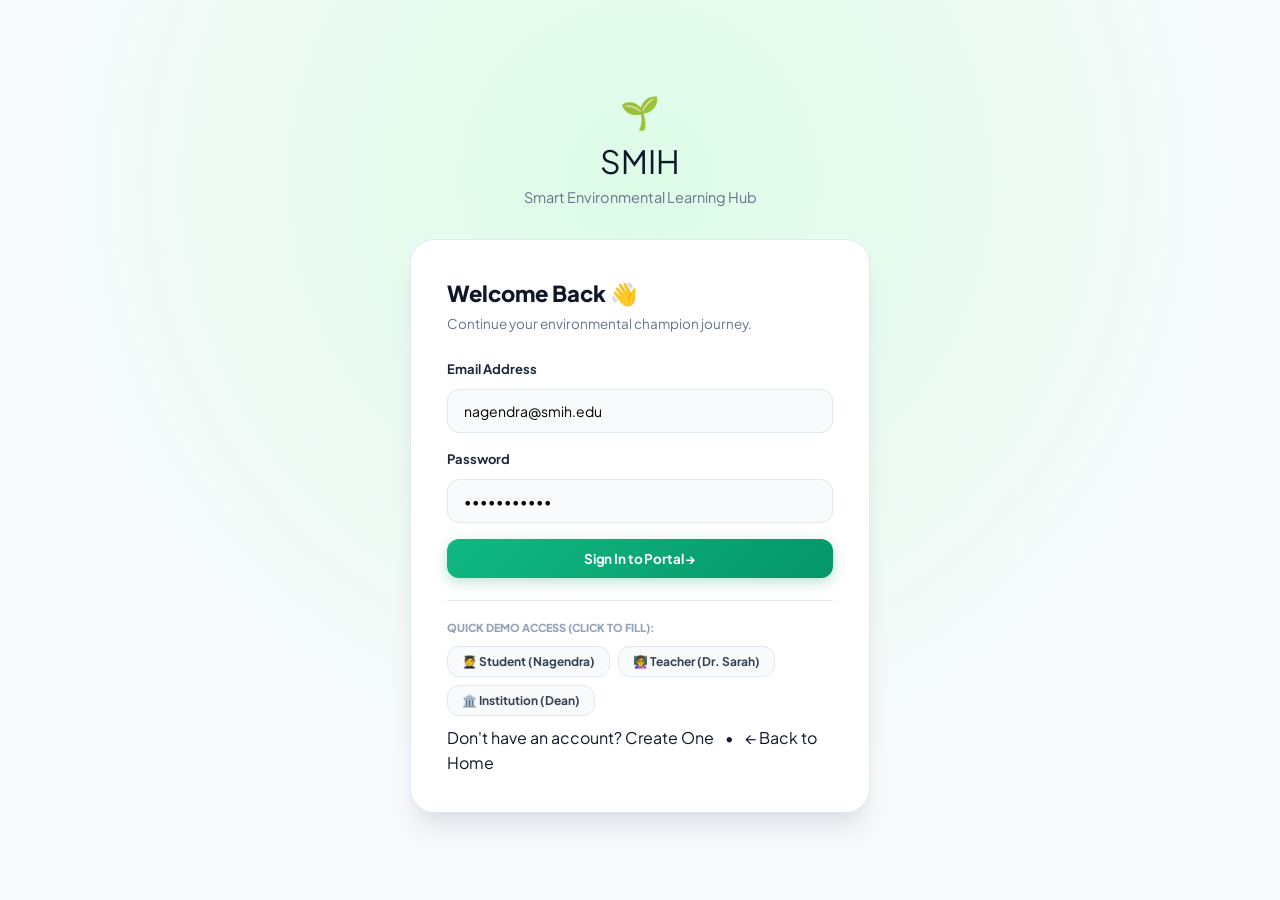
<file: login.html>
<!DOCTYPE html>
<html lang="en">
<head>
    <meta charset="UTF-8">
    <meta name="viewport" content="width=device-width, initial-scale=1.0">
    <title>Login | SMIH - Environmental Learning Hub</title>
    <link rel="stylesheet" href="styles.css">
    <link href="https://fonts.googleapis.com/css2?family=Inter:wght@400;500;600;700;800&display=swap" rel="stylesheet">
</head>
<body class="auth-body">

    <div class="auth-container">
        <div class="auth-brand">
            <a href="index.html" class="logo" style="text-decoration: none;" title="Return to Home">
                <div class="logo-icon">🌱</div>
                <span>SMIH</span>
            </a>
            <p>Smart Environmental Learning Hub</p>
        </div>

        <div class="auth-card">
            <h2>Welcome Back 👋</h2>
            <p class="muted">Continue your environmental champion journey.</p>

            <form id="loginForm">
                <label for="loginEmail">Email Address</label>
                <input type="email" id="loginEmail" placeholder="Enter your email" value="nagendra@smih.edu" required>

                <label for="loginPassword">Password</label>
                <input type="password" id="loginPassword" placeholder="Enter password" value="password123" required>

                <button class="primary-btn full-btn" type="submit">
                    Sign In to Portal →
                </button>
            </form>

            <!-- 1-Click Demo Logins for Testing -->
            <div class="demo-account-pills">
                <small>Quick Demo Access (Click to Fill):</small>
                <div class="demo-pills-row">
                    <button type="button" class="demo-pill" onclick="fillDemo('nagendra@smih.edu', 'password123', 'student')">
                        🧑‍🎓 Student (Nagendra)
                    </button>
                    <button type="button" class="demo-pill" onclick="fillDemo('sarah.green@smih.edu', 'teacher123', 'teacher')">
                        👩‍🏫 Teacher (Dr. Sarah)
                    </button>
                    <button type="button" class="demo-pill" onclick="fillDemo('admin@campus.edu', 'admin123', 'institution')">
                        🏛️ Institution (Dean)
                    </button>
                </div>
            </div>

            <div id="loginMessage"></div>

            <p class="auth-footer">
                Don't have an account?
                <a href="register.html">Create One</a>
                <span style="margin: 0 8px; color: var(--border);">•</span>
                <a href="index.html">← Back to Home</a>
            </p>
        </div>
    </div>

    <script src="app.js"></script>
</body>
</html>
</file>
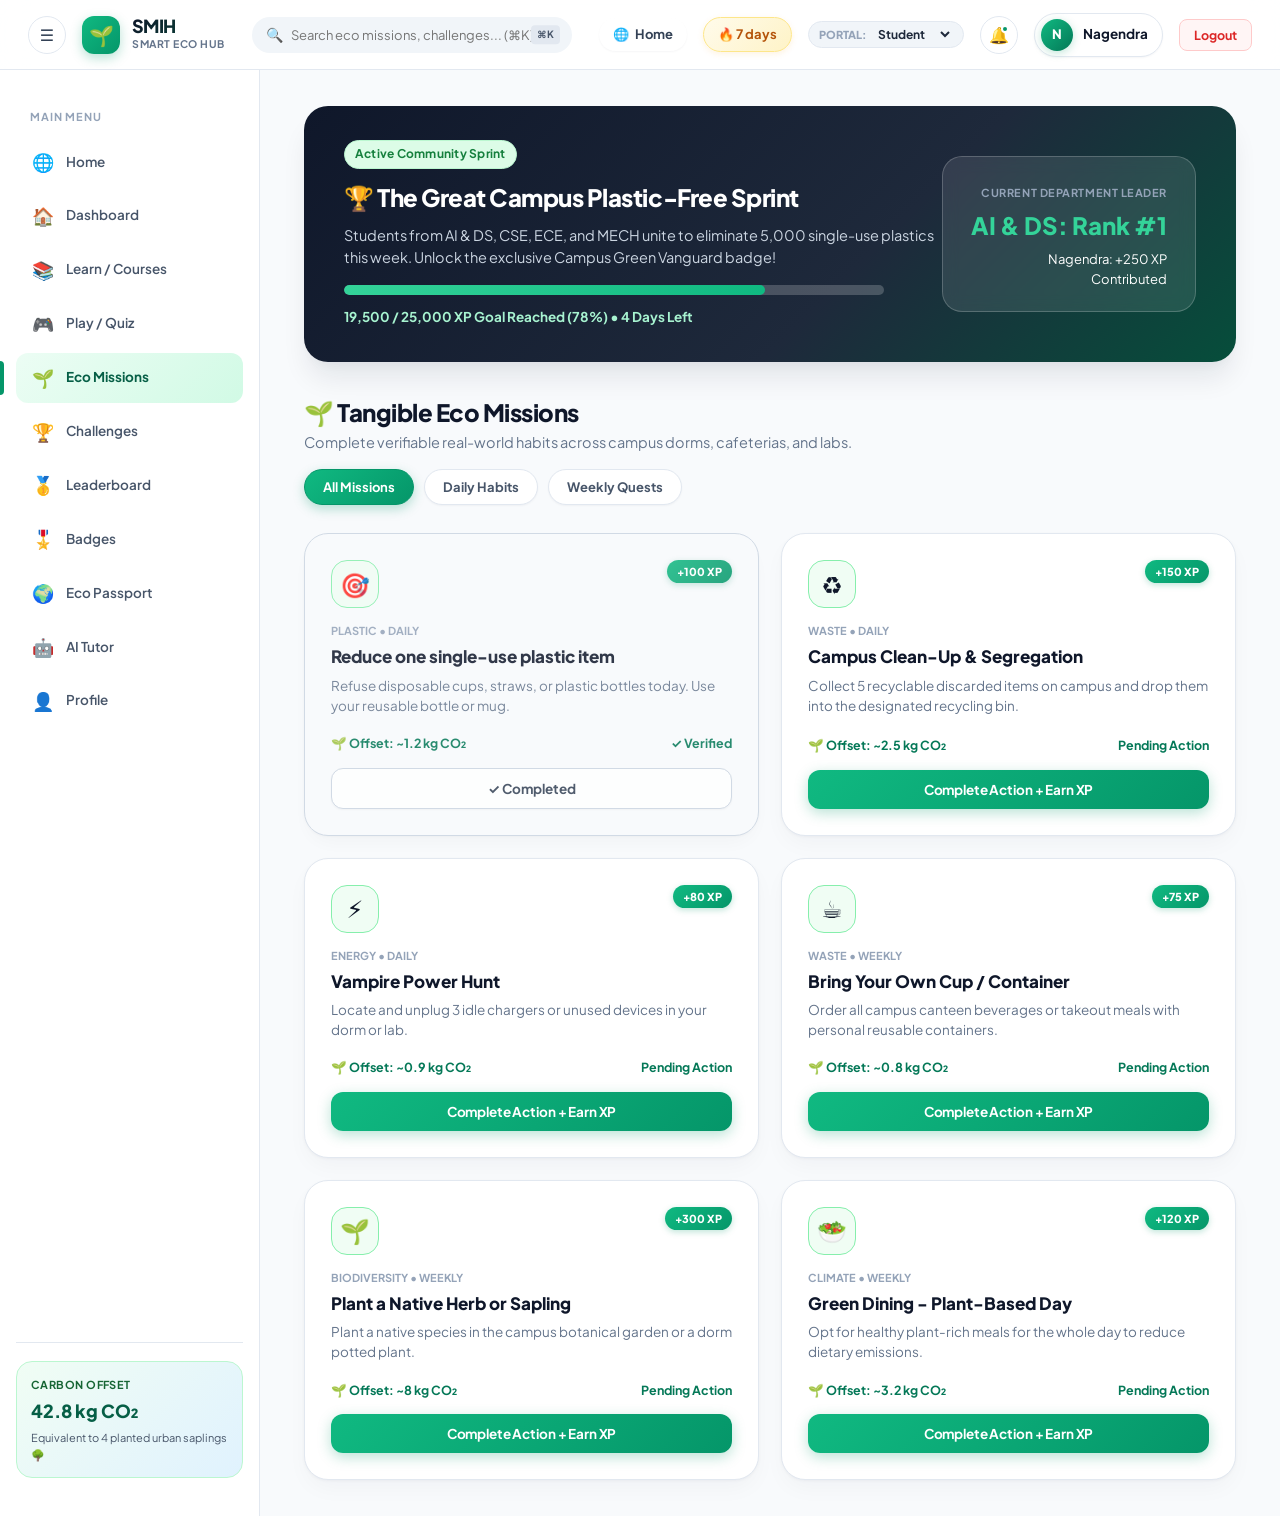
<file: missions.html>
<!DOCTYPE html>
<html lang="en">
<head>
    <meta charset="UTF-8">
    <meta name="viewport" content="width=device-width, initial-scale=1.0">
    <title>SMIH | Eco Missions & Challenges</title>
    <link rel="stylesheet" href="styles.css">
</head>
<body>

    <!-- Modern Topbar -->
    <header class="app-topbar">
        <div class="topbar-left">
            <button id="menuToggleBtn" class="icon-action-btn" aria-label="Toggle Navigation" title="Toggle Sidebar">☰</button>
            <a href="index.html" class="brand" title="Return to SMIH Home">
                <div class="logo-icon">🌱</div>
                <div class="brand-text">
                    <span class="brand-title">SMIH</span>
                    <span class="brand-subtitle">Smart Eco Hub</span>
                </div>
            </a>
        </div>

        <div class="topbar-search">
            <span class="search-icon">🔍</span>
            <input type="text" placeholder="Search eco missions, challenges... (⌘K)" id="globalSearchInput" onkeyup="handleGlobalSearch(event)">
            <span class="kbd-hint">⌘K</span>
        </div>

        <div class="topbar-right">
            <a href="index.html" class="home-nav-btn" title="Go to SMIH Landing Page">
                🌐 <span>Home</span>
            </a>
            <div id="topbarStreak" class="streak-pill">🔥 7 days</div>
            <div class="role-badge-select">
                <span style="font-size: 11px; text-transform: uppercase; color: var(--slate-400); font-weight: 800;">Portal:</span>
                <select id="topbarRoleSelect" onchange="switchRole(this.value)">
                    <option value="student">Student</option>
                    <option value="teacher">Teacher</option>
                    <option value="institution">Institution</option>
                </select>
            </div>
            <button class="icon-action-btn" title="Notifications" onclick="showToast('🏆 Campus sprint ending in 4 days!')">
                🔔
                <span class="badge-dot"></span>
            </button>
            <div class="user-profile-badge" onclick="location.href='profile.html'">
                <div class="user-avatar-mini" id="topbarAvatarLetter">N</div>
                <span id="topbarUserName" style="font-size: 13.5px; font-weight: 700;">Nagendra</span>
            </div>
            <button onclick="logout()" class="logout-btn">Logout</button>
        </div>
    </header>

    <!-- Mobile Drawer Overlay Backdrop -->
    <div id="sidebarOverlay" class="sidebar-overlay"></div>

    <div class="app-layout">
        <!-- Sidebar -->
        <aside class="sidebar">
            <div class="sidebar-nav">
                <div class="sidebar-category">Main Menu</div>
                <a href="index.html" class="nav-item" data-title="Home">
                    <span class="icon">🌐</span>
                    <span>Home</span>
                </a>
                <a href="dashboard.html" class="nav-item" data-title="Dashboard">
                    <span class="icon">🏠</span>
                    <span>Dashboard</span>
                </a>
                <a href="courses.html" class="nav-item" data-title="Learn / Courses">
                    <span class="icon">📚</span>
                    <span>Learn / Courses</span>
                </a>
                <a href="quiz.html" class="nav-item" data-title="Play / Quiz">
                    <span class="icon">🎮</span>
                    <span>Play / Quiz</span>
                </a>
                <a href="missions.html" class="nav-item active" data-title="Eco Missions">
                    <span class="icon">🌱</span>
                    <span>Eco Missions</span>
                </a>
                <a href="missions.html#challenges" class="nav-item" data-title="Challenges">
                    <span class="icon">🏆</span>
                    <span>Challenges</span>
                </a>
                <a href="leaderboard.html" class="nav-item" data-title="Leaderboard">
                    <span class="icon">🥇</span>
                    <span>Leaderboard</span>
                </a>
                <a href="profile.html#badges" class="nav-item" data-title="Badges">
                    <span class="icon">🎖️</span>
                    <span>Badges</span>
                </a>
                <a href="profile.html#passport" class="nav-item" data-title="Eco Passport">
                    <span class="icon">🌍</span>
                    <span>Eco Passport</span>
                </a>
                <a href="profile.html#aitutor" class="nav-item" data-title="AI Tutor">
                    <span class="icon">🤖</span>
                    <span>AI Tutor</span>
                </a>
                <a href="profile.html" class="nav-item" data-title="Profile">
                    <span class="icon">👤</span>
                    <span>Profile</span>
                </a>
            </div>
            <div class="sidebar-footer">
                <div class="eco-mini-meter">
                    <small>Carbon Offset</small>
                    <div class="carbon-val" id="sidebarCarbonVal">42.8 kg CO₂</div>
                    <p>Equivalent to 4 planted urban saplings 🌳</p>
                </div>
            </div>
        </aside>

        <!-- Main Content -->
        <main class="main-content">
            <!-- Active Campus Challenge Banner -->
            <div id="challenges" class="challenge-banner">
                <div class="challenge-left">
                    <span class="badge-tag badge-green" style="margin-bottom: 10px;">Active Community Sprint</span>
                    <h2>🏆 The Great Campus Plastic-Free Sprint</h2>
                    <p>Students from AI & DS, CSE, ECE, and MECH unite to eliminate 5,000 single-use plastics this week. Unlock the exclusive Campus Green Vanguard badge!</p>
                    <div class="mini-progress-bg" style="height: 10px; max-width: 540px; margin-bottom: 12px; background: rgba(255,255,255,0.2);">
                        <div class="mini-progress-fill fill-bio" style="width: 78%; background: linear-gradient(90deg, #34d399, #10b981);"></div>
                    </div>
                    <div style="font-size: 13.5px; color: #a7f3d0; font-weight: 700;">
                        19,500 / 25,000 XP Goal Reached (78%) • 4 Days Left
                    </div>
                </div>
                <div style="text-align: right; background: rgba(255,255,255,0.1); backdrop-filter: blur(8px); padding: 22px 28px; border-radius: var(--radius-xl); border: 1px solid rgba(255,255,255,0.2);">
                    <small style="color: #94a3b8; text-transform: uppercase; font-size: 11px; font-weight: 700; letter-spacing: 0.05em;">Current Department Leader</small>
                    <div style="font-size: 24px; font-weight: 800; color: #34d399; margin: 4px 0;">AI & DS: Rank #1</div>
                    <div style="font-size: 13px; color: white;">Nagendra: +250 XP Contributed</div>
                </div>
            </div>

            <!-- Header & Filter Tabs -->
            <div style="display: flex; justify-content: space-between; align-items: center; margin-bottom: 28px; flex-wrap: wrap; gap: 16px;">
                <div>
                    <h2 style="font-size: 24px; font-weight: 800; letter-spacing: -0.02em;">🌱 Tangible Eco Missions</h2>
                    <p style="color: var(--slate-500); font-size: 14.5px;">Complete verifiable real-world habits across campus dorms, cafeterias, and labs.</p>
                </div>
                <div class="filter-bar" style="margin-bottom: 0;">
                    <button class="filter-btn active mission-tab" data-tab="all">All Missions</button>
                    <button class="filter-btn mission-tab" data-tab="daily">Daily Habits</button>
                    <button class="filter-btn mission-tab" data-tab="weekly">Weekly Quests</button>
                </div>
            </div>

            <!-- Missions Grid -->
            <div class="missions-grid" id="missionsGridContainer"></div>
        </main>
    </div>

    <!-- Mission Proof Verification Modal -->
    <div id="missionProofModal" class="modal-overlay">
        <div class="modal-content">
            <div class="modal-header">
                <h3 id="proofModalTitle">🎯 Verify Mission Action</h3>
                <button class="close-modal-btn" onclick="closeModal('missionProofModal')">✕</button>
            </div>
            <div style="display: flex; flex-direction: column; gap: 16px;">
                <p style="font-size: 13.5px; color: var(--slate-600);">
                    Confirm your sustainable habit. You can log impact notes or paste proof to stamp this verified green habit into your official Eco Passport.
                </p>
                <div>
                    <label style="font-size: 12.5px; font-weight: 700; display: block; margin-bottom: 6px;">Action Notes / Impact Log</label>
                    <textarea id="missionProofNotes" rows="3" placeholder="e.g. Swapped cafeteria disposable cup for my steel tumbler; refused plastic straw." style="width: 100%; padding: 12px; border: 1.5px solid var(--border-subtle); border-radius: 8px; font-family: inherit; font-size: 13.5px; outline: none;"></textarea>
                </div>
                <div style="background: var(--slate-50); border: 1px dashed var(--border-strong); border-radius: 8px; padding: 20px; text-align: center;">
                    <div style="font-size: 24px; margin-bottom: 4px;">📸</div>
                    <span style="font-size: 12.5px; font-weight: 600; color: var(--slate-600);">Simulated AI Campus Vision Audit</span>
                    <div style="font-size: 11px; color: var(--slate-400); margin-top: 2px;">Image recognition active: verified green action</div>
                </div>
                <button class="primary-btn full-btn" onclick="confirmMissionCompletion()">
                    ✓ Certify Action & Collect XP
                </button>
            </div>
        </div>
    </div>

    <!-- Global Toast Container -->
    <div id="toastContainer"></div>

    <script src="app.js"></script>
    <script>
        requireLogin();
    </script>
</body>
</html>
</file>
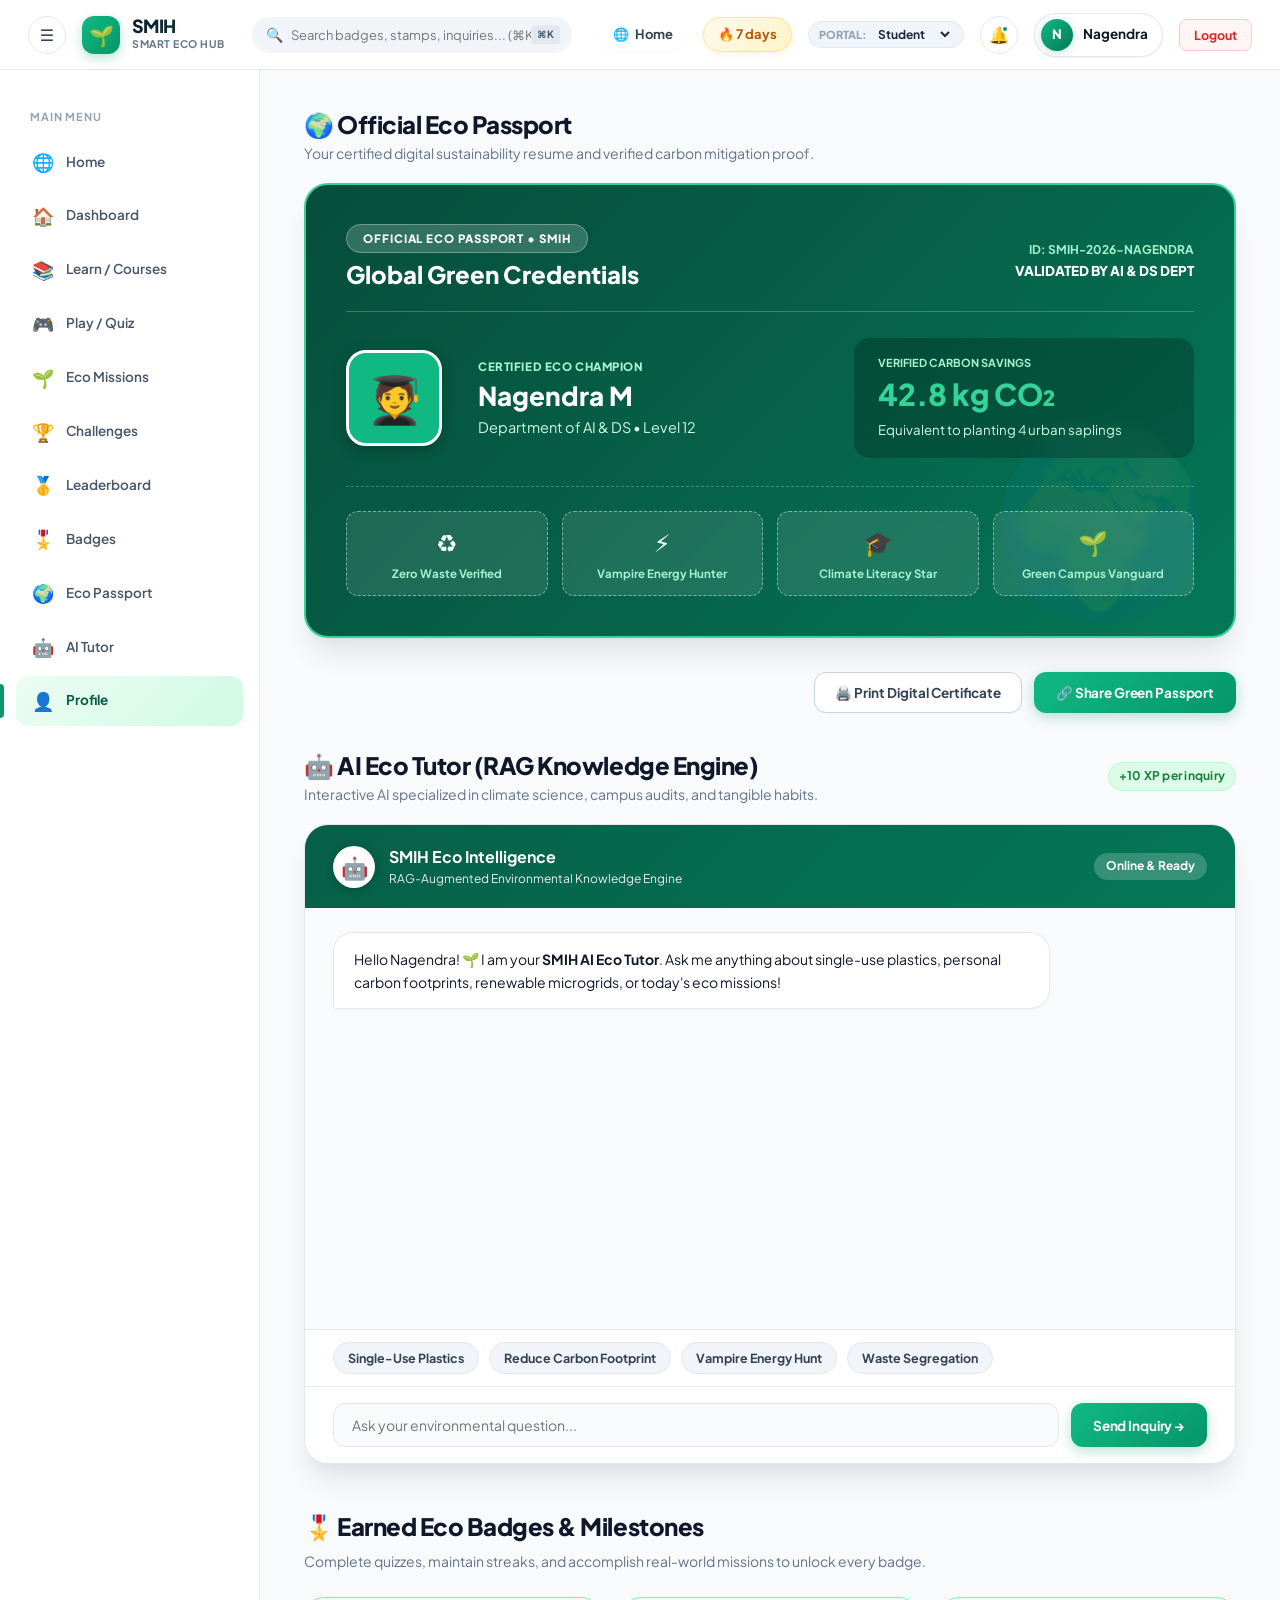
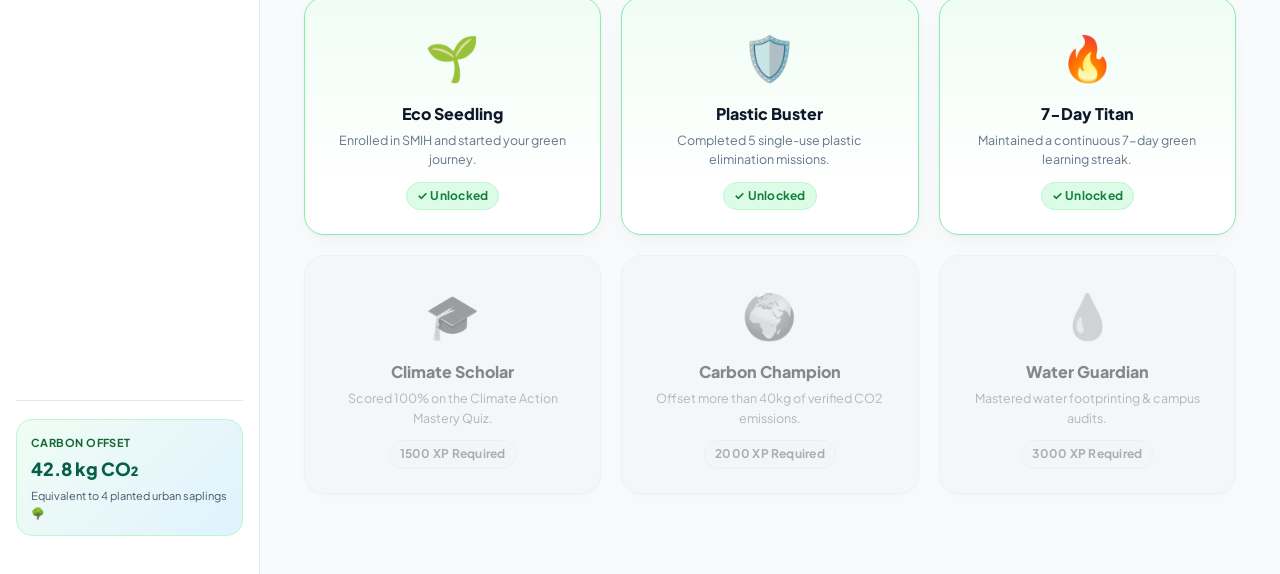
<file: profile.html>
<!DOCTYPE html>
<html lang="en">
<head>
    <meta charset="UTF-8">
    <meta name="viewport" content="width=device-width, initial-scale=1.0">
    <title>SMIH | Profile, Eco Passport & AI Tutor</title>
    <link rel="stylesheet" href="styles.css">
</head>
<body>

    <!-- Modern Topbar -->
    <header class="app-topbar">
        <div class="topbar-left">
            <button id="menuToggleBtn" class="icon-action-btn" aria-label="Toggle Navigation" title="Toggle Sidebar">☰</button>
            <a href="index.html" class="brand" title="Return to SMIH Home">
                <div class="logo-icon">🌱</div>
                <div class="brand-text">
                    <span class="brand-title">SMIH</span>
                    <span class="brand-subtitle">Smart Eco Hub</span>
                </div>
            </a>
        </div>

        <div class="topbar-search">
            <span class="search-icon">🔍</span>
            <input type="text" placeholder="Search badges, stamps, inquiries... (⌘K)" id="globalSearchInput" onkeyup="handleGlobalSearch(event)">
            <span class="kbd-hint">⌘K</span>
        </div>

        <div class="topbar-right">
            <a href="index.html" class="home-nav-btn" title="Go to SMIH Landing Page">
                🌐 <span>Home</span>
            </a>
            <div id="topbarStreak" class="streak-pill">🔥 7 days</div>
            <div class="role-badge-select">
                <span style="font-size: 11px; text-transform: uppercase; color: var(--slate-400); font-weight: 800;">Portal:</span>
                <select id="topbarRoleSelect" onchange="switchRole(this.value)">
                    <option value="student">Student</option>
                    <option value="teacher">Teacher</option>
                    <option value="institution">Institution</option>
                </select>
            </div>
            <button class="icon-action-btn" title="Notifications" onclick="showToast('🎖️ Eco Passport certified by Campus Audit!')">
                🔔
                <span class="badge-dot"></span>
            </button>
            <div class="user-profile-badge" onclick="location.href='profile.html'">
                <div class="user-avatar-mini" id="topbarAvatarLetter">N</div>
                <span id="topbarUserName" style="font-size: 13.5px; font-weight: 700;">Nagendra</span>
            </div>
            <button onclick="logout()" class="logout-btn">Logout</button>
        </div>
    </header>

    <!-- Mobile Drawer Overlay Backdrop -->
    <div id="sidebarOverlay" class="sidebar-overlay"></div>

    <div class="app-layout">
        <!-- Sidebar -->
        <aside class="sidebar">
            <div class="sidebar-nav">
                <div class="sidebar-category">Main Menu</div>
                <a href="index.html" class="nav-item" data-title="Home">
                    <span class="icon">🌐</span>
                    <span>Home</span>
                </a>
                <a href="dashboard.html" class="nav-item" data-title="Dashboard">
                    <span class="icon">🏠</span>
                    <span>Dashboard</span>
                </a>
                <a href="courses.html" class="nav-item" data-title="Learn / Courses">
                    <span class="icon">📚</span>
                    <span>Learn / Courses</span>
                </a>
                <a href="quiz.html" class="nav-item" data-title="Play / Quiz">
                    <span class="icon">🎮</span>
                    <span>Play / Quiz</span>
                </a>
                <a href="missions.html" class="nav-item" data-title="Eco Missions">
                    <span class="icon">🌱</span>
                    <span>Eco Missions</span>
                </a>
                <a href="missions.html#challenges" class="nav-item" data-title="Challenges">
                    <span class="icon">🏆</span>
                    <span>Challenges</span>
                </a>
                <a href="leaderboard.html" class="nav-item" data-title="Leaderboard">
                    <span class="icon">🥇</span>
                    <span>Leaderboard</span>
                </a>
                <a href="#badges" class="nav-item" data-title="Badges">
                    <span class="icon">🎖️</span>
                    <span>Badges</span>
                </a>
                <a href="#passport" class="nav-item" data-title="Eco Passport">
                    <span class="icon">🌍</span>
                    <span>Eco Passport</span>
                </a>
                <a href="#aitutor" class="nav-item" data-title="AI Tutor">
                    <span class="icon">🤖</span>
                    <span>AI Tutor</span>
                </a>
                <a href="profile.html" class="nav-item active" data-title="Profile">
                    <span class="icon">👤</span>
                    <span>Profile</span>
                </a>
            </div>
            <div class="sidebar-footer">
                <div class="eco-mini-meter">
                    <small>Carbon Offset</small>
                    <div class="carbon-val" id="sidebarCarbonVal">42.8 kg CO₂</div>
                    <p>Equivalent to 4 planted urban saplings 🌳</p>
                </div>
            </div>
        </aside>

        <!-- Main Content -->
        <main class="main-content">
            <!-- 1. Eco Passport Section -->
            <div id="passport">
                <div style="display: flex; justify-content: space-between; align-items: center; margin-bottom: 18px;">
                    <div>
                        <h2 style="font-size: 24px; font-weight: 800; letter-spacing: -0.02em;">🌍 Official Eco Passport</h2>
                        <p style="color: var(--slate-500); font-size: 14px;">Your certified digital sustainability resume and verified carbon mitigation proof.</p>
                    </div>
                </div>
                <div id="ecoPassportCard"></div>
            </div>

            <!-- 2. AI Eco Tutor Section -->
            <div id="aitutor" style="margin-bottom: 44px;">
                <div style="display: flex; justify-content: space-between; align-items: center; margin-bottom: 18px; flex-wrap: wrap; gap: 12px;">
                    <div>
                        <h2 style="font-size: 24px; font-weight: 800; letter-spacing: -0.02em;">🤖 AI Eco Tutor (RAG Knowledge Engine)</h2>
                        <p style="font-size: 14px; color: var(--slate-500);">Interactive AI specialized in climate science, campus audits, and tangible habits.</p>
                    </div>
                    <span class="badge-tag badge-green">+10 XP per inquiry</span>
                </div>

                <div class="ai-tutor-container">
                    <div class="ai-tutor-header">
                        <div class="bot-info">
                            <div class="bot-avatar">🤖</div>
                            <div>
                                <strong style="font-size: 16px;">SMIH Eco Intelligence</strong>
                                <div style="font-size: 12px; opacity: 0.9;">RAG-Augmented Environmental Knowledge Engine</div>
                            </div>
                        </div>
                        <span style="font-size: 12px; background: rgba(255,255,255,0.2); padding: 4px 12px; border-radius: var(--radius-full); font-weight: 700;">Online & Ready</span>
                    </div>

                    <div class="chat-history" id="aiChatHistory">
                        <div class="chat-bubble bot">
                            Hello Nagendra! 🌱 I am your <strong>SMIH AI Eco Tutor</strong>. Ask me anything about single-use plastics, personal carbon footprints, renewable microgrids, or today's eco missions!
                        </div>
                    </div>

                    <!-- Prompt Chips for Instant Questions -->
                    <div class="prompt-chips-row">
                        <button class="chip-btn" onclick="askChip('How do single-use plastics impact our oceans?')">Single-Use Plastics</button>
                        <button class="chip-btn" onclick="askChip('How can I reduce my campus carbon footprint?')">Reduce Carbon Footprint</button>
                        <button class="chip-btn" onclick="askChip('What is vampire energy and how do I stop it?')">Vampire Energy Hunt</button>
                        <button class="chip-btn" onclick="askChip('Why is waste segregation crucial for composting?')">Waste Segregation</button>
                    </div>

                    <div class="chat-input-bar">
                        <input type="text" id="aiInput" placeholder="Ask your environmental question..." autocomplete="off">
                        <button class="primary-btn" id="aiSendBtn">Send Inquiry →</button>
                    </div>
                </div>
            </div>

            <!-- 3. Badges Gallery Section -->
            <div id="badges" style="margin-bottom: 44px;">
                <h2 style="font-size: 24px; font-weight: 800; letter-spacing: -0.02em; margin-bottom: 6px;">🎖️ Earned Eco Badges & Milestones</h2>
                <p style="color: var(--slate-500); font-size: 14px; margin-bottom: 24px;">Complete quizzes, maintain streaks, and accomplish real-world missions to unlock every badge.</p>
                <div class="badges-grid" id="badgesGalleryGrid"></div>
            </div>
        </main>
    </div>

    <!-- Global Toast Container -->
    <div id="toastContainer"></div>

    <script src="app.js"></script>
    <script>
        requireLogin();
    </script>
</body>
</html>
</file>
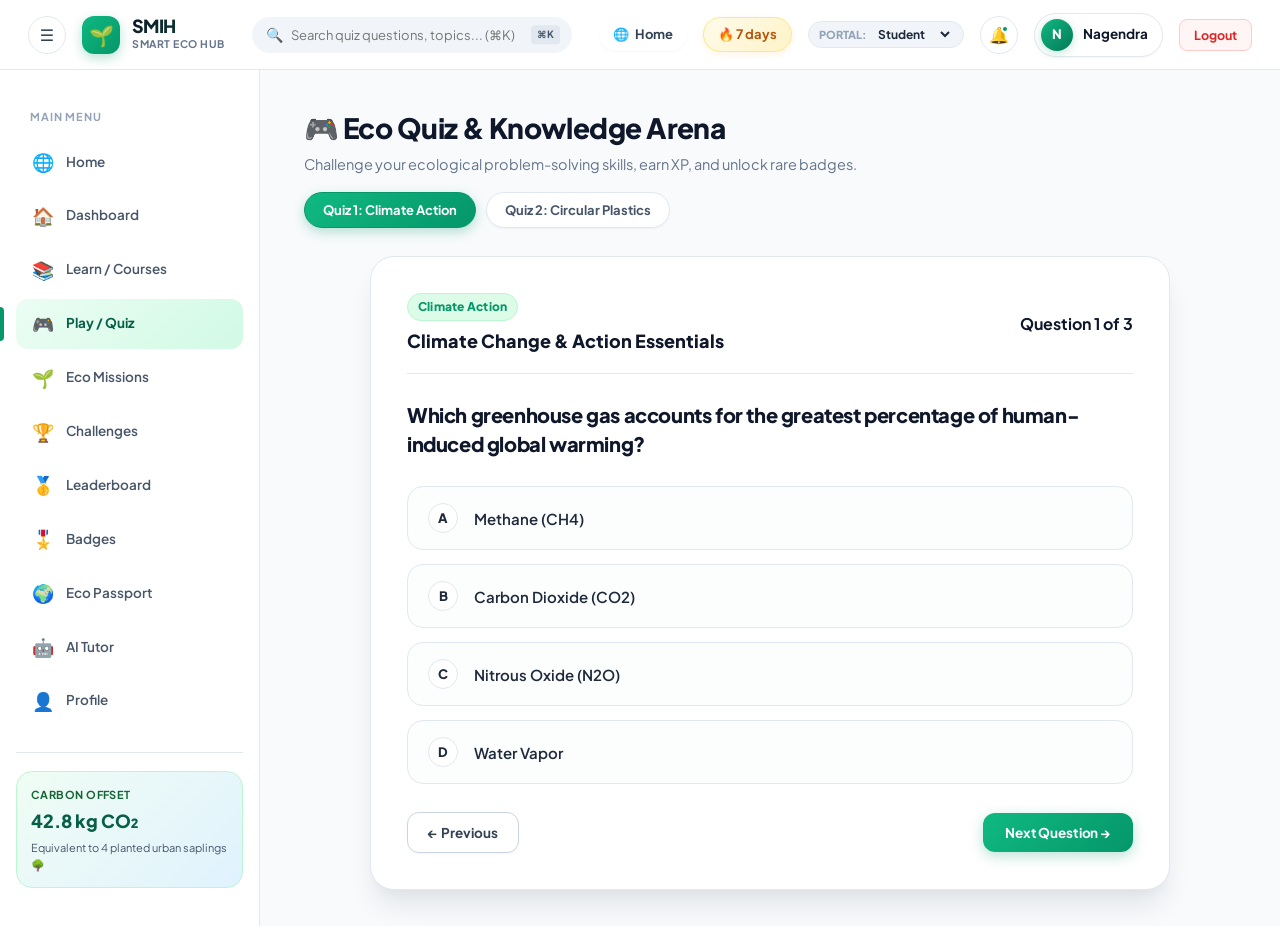
<file: quiz.html>
<!DOCTYPE html>
<html lang="en">
<head>
    <meta charset="UTF-8">
    <meta name="viewport" content="width=device-width, initial-scale=1.0">
    <title>SMIH | Play & Quiz Arena</title>
    <link rel="stylesheet" href="styles.css">
</head>
<body>

    <!-- Modern Topbar -->
    <header class="app-topbar">
        <div class="topbar-left">
            <button id="menuToggleBtn" class="icon-action-btn" aria-label="Toggle Navigation" title="Toggle Sidebar">☰</button>
            <a href="index.html" class="brand" title="Return to SMIH Home">
                <div class="logo-icon">🌱</div>
                <div class="brand-text">
                    <span class="brand-title">SMIH</span>
                    <span class="brand-subtitle">Smart Eco Hub</span>
                </div>
            </a>
        </div>

        <div class="topbar-search">
            <span class="search-icon">🔍</span>
            <input type="text" placeholder="Search quiz questions, topics... (⌘K)" id="globalSearchInput" onkeyup="handleGlobalSearch(event)">
            <span class="kbd-hint">⌘K</span>
        </div>

        <div class="topbar-right">
            <a href="index.html" class="home-nav-btn" title="Go to SMIH Landing Page">
                🌐 <span>Home</span>
            </a>
            <div id="topbarStreak" class="streak-pill">🔥 7 days</div>
            <div class="role-badge-select">
                <span style="font-size: 11px; text-transform: uppercase; color: var(--slate-400); font-weight: 800;">Portal:</span>
                <select id="topbarRoleSelect" onchange="switchRole(this.value)">
                    <option value="student">Student</option>
                    <option value="teacher">Teacher</option>
                    <option value="institution">Institution</option>
                </select>
            </div>
            <button class="icon-action-btn" title="Notifications" onclick="showToast('🎯 New Quiz: Circular Plastics is ready for you!')">
                🔔
                <span class="badge-dot"></span>
            </button>
            <div class="user-profile-badge" onclick="location.href='profile.html'">
                <div class="user-avatar-mini" id="topbarAvatarLetter">N</div>
                <span id="topbarUserName" style="font-size: 13.5px; font-weight: 700;">Nagendra</span>
            </div>
            <button onclick="logout()" class="logout-btn">Logout</button>
        </div>
    </header>

    <!-- Mobile Drawer Overlay Backdrop -->
    <div id="sidebarOverlay" class="sidebar-overlay"></div>

    <div class="app-layout">
        <!-- Sidebar -->
        <aside class="sidebar">
            <div class="sidebar-nav">
                <div class="sidebar-category">Main Menu</div>
                <a href="index.html" class="nav-item" data-title="Home">
                    <span class="icon">🌐</span>
                    <span>Home</span>
                </a>
                <a href="dashboard.html" class="nav-item" data-title="Dashboard">
                    <span class="icon">🏠</span>
                    <span>Dashboard</span>
                </a>
                <a href="courses.html" class="nav-item" data-title="Learn / Courses">
                    <span class="icon">📚</span>
                    <span>Learn / Courses</span>
                </a>
                <a href="quiz.html" class="nav-item active" data-title="Play / Quiz">
                    <span class="icon">🎮</span>
                    <span>Play / Quiz</span>
                </a>
                <a href="missions.html" class="nav-item" data-title="Eco Missions">
                    <span class="icon">🌱</span>
                    <span>Eco Missions</span>
                </a>
                <a href="missions.html#challenges" class="nav-item" data-title="Challenges">
                    <span class="icon">🏆</span>
                    <span>Challenges</span>
                </a>
                <a href="leaderboard.html" class="nav-item" data-title="Leaderboard">
                    <span class="icon">🥇</span>
                    <span>Leaderboard</span>
                </a>
                <a href="profile.html#badges" class="nav-item" data-title="Badges">
                    <span class="icon">🎖️</span>
                    <span>Badges</span>
                </a>
                <a href="profile.html#passport" class="nav-item" data-title="Eco Passport">
                    <span class="icon">🌍</span>
                    <span>Eco Passport</span>
                </a>
                <a href="profile.html#aitutor" class="nav-item" data-title="AI Tutor">
                    <span class="icon">🤖</span>
                    <span>AI Tutor</span>
                </a>
                <a href="profile.html" class="nav-item" data-title="Profile">
                    <span class="icon">👤</span>
                    <span>Profile</span>
                </a>
            </div>
            <div class="sidebar-footer">
                <div class="eco-mini-meter">
                    <small>Carbon Offset</small>
                    <div class="carbon-val" id="sidebarCarbonVal">42.8 kg CO₂</div>
                    <p>Equivalent to 4 planted urban saplings 🌳</p>
                </div>
            </div>
        </aside>

        <!-- Main Content -->
        <main class="main-content">
            <div style="display: flex; justify-content: space-between; align-items: center; margin-bottom: 28px; flex-wrap: wrap; gap: 16px;">
                <div>
                    <h1 style="font-size: 28px; font-weight: 800; letter-spacing: -0.02em; margin-bottom: 4px;">🎮 Eco Quiz & Knowledge Arena</h1>
                    <p style="color: var(--slate-500); font-size: 14.5px;">Challenge your ecological problem-solving skills, earn XP, and unlock rare badges.</p>
                </div>
                <div style="display: flex; gap: 10px;">
                    <button class="filter-btn active" id="quizTab0" onclick="switchQuiz(0)">Quiz 1: Climate Action</button>
                    <button class="filter-btn" id="quizTab1" onclick="switchQuiz(1)">Quiz 2: Circular Plastics</button>
                </div>
            </div>

            <!-- Quiz Engine Area -->
            <div class="quiz-container" id="quizEngineArea"></div>
        </main>
    </div>

    <!-- Global Toast Container -->
    <div id="toastContainer"></div>

    <script src="app.js"></script>
    <script>
        requireLogin();
        function switchQuiz(index) {
            document.getElementById("quizTab0").classList.toggle("active", index === 0);
            document.getElementById("quizTab1").classList.toggle("active", index === 1);
            activeQuiz = QUIZZES_DATA[index];
            currentQuestionIndex = 0;
            userQuizAnswers = {};
            renderQuizQuestion();
            showToast(`Switched to: ${activeQuiz.title}`);
        }
    </script>
</body>
</html>
</file>
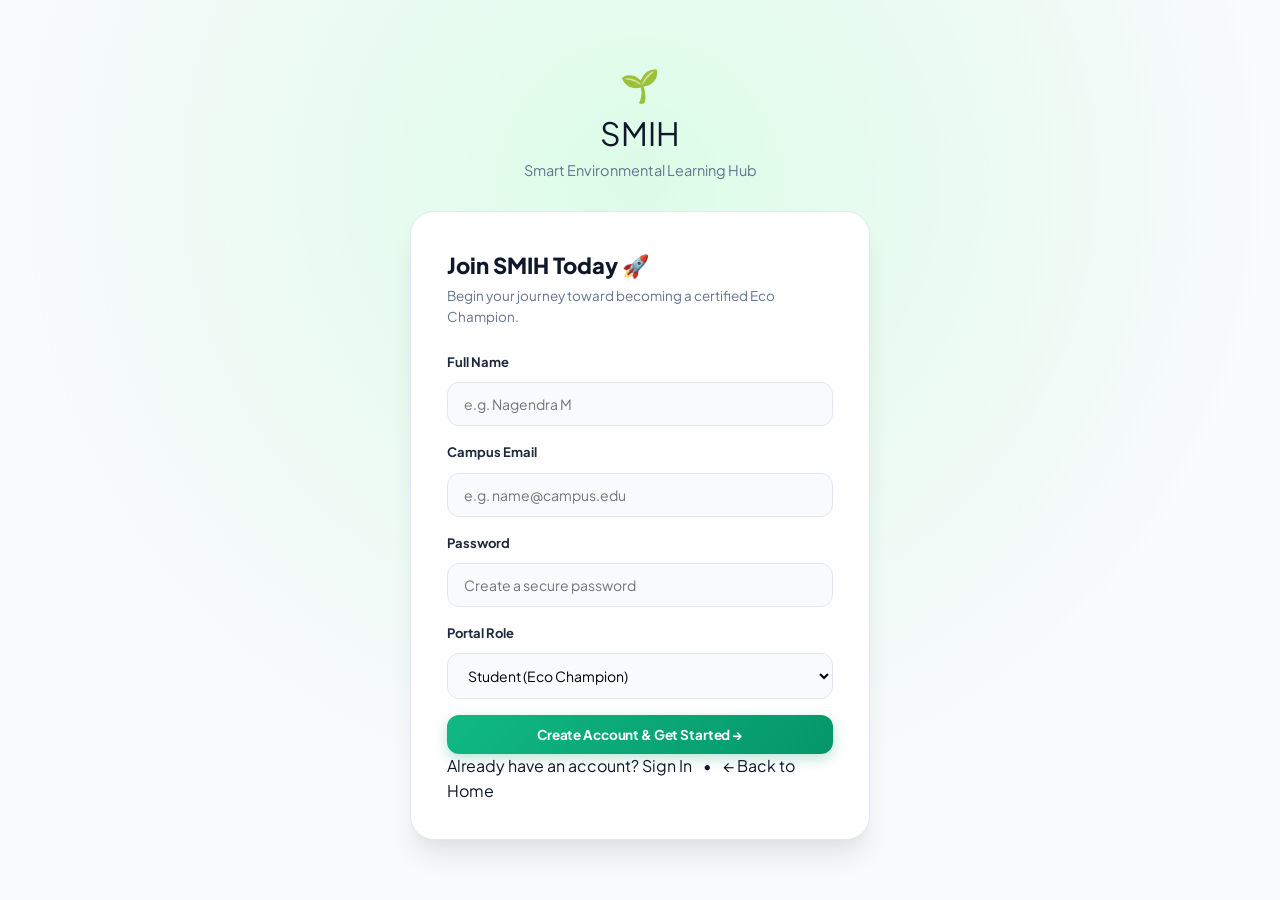
<file: register.html>
<!DOCTYPE html>
<html lang="en">
<head>
    <meta charset="UTF-8">
    <meta name="viewport" content="width=device-width, initial-scale=1.0">
    <title>Register | SMIH - Environmental Learning Hub</title>
    <link rel="stylesheet" href="styles.css">
    <link href="https://fonts.googleapis.com/css2?family=Inter:wght@400;500;600;700;800&display=swap" rel="stylesheet">
</head>
<body class="auth-body">

    <div class="auth-container">
        <div class="auth-brand">
            <a href="index.html" class="logo" style="text-decoration: none;" title="Return to Home">
                <div class="logo-icon">🌱</div>
                <span>SMIH</span>
            </a>
            <p>Smart Environmental Learning Hub</p>
        </div>

        <div class="auth-card">
            <h2>Join SMIH Today 🚀</h2>
            <p class="muted">Begin your journey toward becoming a certified Eco Champion.</p>

            <form id="registerForm">
                <label for="registerName">Full Name</label>
                <input type="text" id="registerName" placeholder="e.g. Nagendra M" required>

                <label for="registerEmail">Campus Email</label>
                <input type="email" id="registerEmail" placeholder="e.g. name@campus.edu" required>

                <label for="registerPassword">Password</label>
                <input type="password" id="registerPassword" placeholder="Create a secure password" required>

                <label for="registerRole">Portal Role</label>
                <select id="registerRole" required>
                    <option value="student">Student (Eco Champion)</option>
                    <option value="teacher">Teacher / Faculty</option>
                    <option value="institution">Institution / Campus Admin</option>
                </select>

                <button class="primary-btn full-btn" type="submit">
                    Create Account & Get Started →
                </button>
            </form>

            <div id="registerMessage"></div>

            <p class="auth-footer">
                Already have an account?
                <a href="login.html">Sign In</a>
                <span style="margin: 0 8px; color: var(--border);">•</span>
                <a href="index.html">← Back to Home</a>
            </p>
        </div>
    </div>

    <script src="app.js"></script>
</body>
</html>
</file>
<file: styles.css>
/* ==================================================
   SMIH - Smart Environmental Learning Hub
   Next-Gen Professional Design System & UI Theme
================================================== */

@import url('https://fonts.googleapis.com/css2?family=Plus+Jakarta+Sans:wght@400;500;600;700;800&family=Inter:wght@400;500;600;700&display=swap');

:root {
    /* Brand Primary - Emerald / Forest */
    --primary: #059669;
    --primary-hover: #047857;
    --primary-active: #065f46;
    --primary-subtle: #f0fdf4;
    --primary-light: #dcfce7;
    --primary-border: #86efac;
    --primary-glow: rgba(5, 150, 105, 0.2);

    /* Dark & Slate Neutrals */
    --slate-25: #fcfdfd;
    --slate-50: #f8fafc;
    --slate-100: #f1f5f9;
    --slate-150: #eef2f6;
    --slate-200: #e2e8f0;
    --slate-300: #cbd5e1;
    --slate-400: #94a3b8;
    --slate-500: #64748b;
    --slate-600: #475569;
    --slate-700: #334155;
    --slate-800: #1e293b;
    --slate-900: #0f172a;
    --slate-950: #020617;

    /* Semantic Accents */
    --accent-amber: #f59e0b;
    --accent-amber-light: #fef3c7;
    --accent-amber-subtle: #fffbeb;
    --accent-sky: #0284c7;
    --accent-sky-light: #e0f2fe;
    --accent-violet: #7c3aed;
    --accent-violet-light: #ede9fe;
    --accent-rose: #e11d48;
    --accent-rose-light: #ffe4e6;

    /* Theme Layout Tokens */
    --bg-page: #f8fafc;
    --bg-surface: #ffffff;
    --bg-surface-elevated: #ffffff;
    --border-subtle: #e2e8f0;
    --border-strong: #cbd5e1;
    --text-primary: #0f172a;
    --text-secondary: #475569;
    --text-muted: #64748b;
    --text-inverse: #ffffff;

    /* Radii */
    --radius-xs: 6px;
    --radius-sm: 8px;
    --radius-md: 12px;
    --radius-lg: 16px;
    --radius-xl: 20px;
    --radius-2xl: 24px;
    --radius-full: 9999px;

    /* Multi-Layered SaaS Elevation Shadows */
    --shadow-xs: 0 1px 2px rgba(15, 23, 42, 0.04);
    --shadow-sm: 0 2px 4px rgba(15, 23, 42, 0.04), 0 1px 2px rgba(15, 23, 42, 0.02);
    --shadow-md: 0 4px 8px -1px rgba(15, 23, 42, 0.06), 0 2px 4px -2px rgba(15, 23, 42, 0.04);
    --shadow-lg: 0 10px 18px -3px rgba(15, 23, 42, 0.08), 0 4px 8px -4px rgba(15, 23, 42, 0.03);
    --shadow-xl: 0 20px 28px -5px rgba(15, 23, 42, 0.09), 0 8px 12px -6px rgba(15, 23, 42, 0.04);
    --shadow-card: 0 1px 3px rgba(15, 23, 42, 0.04), 0 10px 24px -4px rgba(15, 23, 42, 0.04);
    --shadow-glow: 0 0 25px rgba(5, 150, 105, 0.18);
}

/* Base Reset & Typography */
* {
    margin: 0;
    padding: 0;
    box-sizing: border-box;
}

html {
    scroll-behavior: smooth;
}

body {
    font-family: 'Plus Jakarta Sans', 'Inter', system-ui, -apple-system, sans-serif;
    background-color: var(--bg-page);
    color: var(--text-primary);
    line-height: 1.55;
    -webkit-font-smoothing: antialiased;
    -moz-osx-font-smoothing: grayscale;
}

a {
    color: inherit;
    text-decoration: none;
    transition: color 0.15s ease;
}

button, input, select, textarea {
    font-family: inherit;
}

/* ==================================================
   MODERN GLASS TOPBAR
================================================== */
.app-topbar {
    height: 70px;
    background: rgba(255, 255, 255, 0.88);
    backdrop-filter: blur(16px);
    -webkit-backdrop-filter: blur(16px);
    border-bottom: 1px solid var(--border-subtle);
    display: flex;
    align-items: center;
    justify-content: space-between;
    padding: 0 28px;
    position: sticky;
    top: 0;
    z-index: 120;
}

.topbar-left {
    display: flex;
    align-items: center;
    gap: 16px;
}

.brand {
    display: flex;
    align-items: center;
    gap: 12px;
    font-size: 19px;
    font-weight: 800;
    letter-spacing: -0.03em;
    color: var(--slate-900);
}

.brand .logo-icon {
    width: 38px;
    height: 38px;
    background: linear-gradient(135deg, #10b981 0%, #059669 100%);
    color: white;
    border-radius: var(--radius-md);
    display: grid;
    place-items: center;
    font-size: 20px;
    box-shadow: 0 4px 12px rgba(5, 150, 105, 0.28);
}

.brand-text {
    display: flex;
    flex-direction: column;
}

.brand-title {
    line-height: 1.1;
    font-weight: 800;
    font-size: 18px;
    background: linear-gradient(135deg, #0f172a 0%, #064e3b 100%);
    -webkit-background-clip: text;
    -webkit-text-fill-color: transparent;
}

.brand-subtitle {
    font-size: 10.5px;
    font-weight: 700;
    color: var(--slate-500);
    letter-spacing: 0.05em;
    text-transform: uppercase;
}

/* Topbar Global Search */
.topbar-search {
    position: relative;
    width: 320px;
}

.topbar-search input {
    width: 100%;
    padding: 9px 36px 9px 38px;
    background: var(--slate-100);
    border: 1px solid transparent;
    border-radius: var(--radius-full);
    font-size: 13px;
    color: var(--slate-800);
    outline: none;
    transition: all 0.2s ease;
}

.topbar-search input:focus {
    background: #ffffff;
    border-color: var(--primary);
    box-shadow: 0 0 0 3px rgba(5, 150, 105, 0.12);
}

.topbar-search .search-icon {
    position: absolute;
    left: 14px;
    top: 50%;
    transform: translateY(-50%);
    color: var(--slate-400);
    font-size: 14px;
    pointer-events: none;
}

.topbar-search .kbd-hint {
    position: absolute;
    right: 12px;
    top: 50%;
    transform: translateY(-50%);
    font-size: 10px;
    font-weight: 700;
    background: var(--slate-200);
    color: var(--slate-600);
    padding: 2px 6px;
    border-radius: 4px;
    pointer-events: none;
}

.topbar-right {
    display: flex;
    align-items: center;
    gap: 16px;
}

/* Home Nav Pill Button */
.home-nav-btn {
    display: inline-flex;
    align-items: center;
    gap: 6px;
    background: white;
    color: var(--slate-700);
    border: 1px solid var(--border);
    padding: 6px 14px;
    border-radius: var(--radius-full);
    font-size: 13px;
    font-weight: 700;
    text-decoration: none;
    transition: all var(--transition-fast);
    box-shadow: var(--shadow-xs);
}

.home-nav-btn:hover {
    background: var(--emerald-50);
    color: var(--emerald-700);
    border-color: var(--emerald-300);
    transform: translateY(-1px);
    box-shadow: var(--shadow-sm);
}

/* Streak Pill */
.streak-pill {
    display: inline-flex;
    align-items: center;
    gap: 6px;
    background: linear-gradient(135deg, #fffbeb 0%, #fef3c7 100%);
    color: #b45309;
    border: 1px solid #fde68a;
    padding: 6px 14px;
    border-radius: var(--radius-full);
    font-size: 13px;
    font-weight: 700;
    box-shadow: 0 2px 6px rgba(245, 158, 11, 0.12);
    transition: transform 0.15s ease;
}

.streak-pill:hover {
    transform: translateY(-1px);
}

/* Role Selector in Topbar */
.role-badge-select {
    display: flex;
    align-items: center;
    gap: 8px;
    background: var(--slate-100);
    border: 1px solid var(--border-subtle);
    padding: 4px 10px;
    border-radius: var(--radius-full);
}

.role-badge-select select {
    background: transparent;
    border: none;
    font-size: 12px;
    font-weight: 700;
    color: var(--slate-800);
    outline: none;
    cursor: pointer;
}

/* User Profile Badge */
.user-profile-badge {
    display: flex;
    align-items: center;
    gap: 10px;
    padding: 5px 14px 5px 6px;
    border-radius: var(--radius-full);
    background: var(--bg-surface);
    border: 1px solid var(--border-subtle);
    cursor: pointer;
    transition: all 0.2s ease;
    box-shadow: var(--shadow-xs);
}

.user-profile-badge:hover {
    border-color: var(--slate-300);
    box-shadow: var(--shadow-sm);
    background: var(--slate-50);
}

.user-avatar-mini {
    width: 32px;
    height: 32px;
    border-radius: var(--radius-full);
    background: linear-gradient(135deg, #10b981 0%, #047857 100%);
    color: white;
    font-weight: 800;
    font-size: 13px;
    display: grid;
    place-items: center;
    box-shadow: 0 2px 8px rgba(5, 150, 105, 0.25);
}

/* Action Icons */
.icon-action-btn {
    width: 38px;
    height: 38px;
    border-radius: var(--radius-full);
    background: var(--bg-surface);
    border: 1px solid var(--border-subtle);
    display: grid;
    place-items: center;
    color: var(--slate-700);
    font-size: 16px;
    cursor: pointer;
    position: relative;
    user-select: none;
    transition: all 0.2s cubic-bezier(0.16, 1, 0.3, 1);
}

.icon-action-btn:hover {
    background: var(--slate-100);
    color: var(--primary);
    transform: scale(1.05);
}

.icon-action-btn.active {
    background: var(--primary-subtle);
    color: var(--primary-hover);
    border-color: var(--primary-border);
}

.icon-action-btn .badge-dot {
    position: absolute;
    top: 8px;
    right: 8px;
    width: 8px;
    height: 8px;
    background: var(--primary);
    border-radius: 50%;
    border: 2px solid white;
}

/* ==================================================
   APP LAYOUT & RESPONSIVE COLLAPSIBLE SIDEBAR
================================================== */
.app-layout {
    display: flex;
    min-height: calc(100vh - 70px);
    position: relative;
}

.sidebar {
    width: 260px;
    background: var(--bg-surface);
    border-right: 1px solid var(--border-subtle);
    display: flex;
    flex-direction: column;
    justify-content: space-between;
    padding: 24px 16px;
    flex-shrink: 0;
    transition: width 0.28s cubic-bezier(0.16, 1, 0.3, 1),
                padding 0.28s ease,
                left 0.28s cubic-bezier(0.16, 1, 0.3, 1);
    position: relative;
    z-index: 80;
}

/* Desktop Collapsed Sidebar Mode (Icon-Rail) */
.sidebar.collapsed {
    width: 78px;
    padding: 24px 10px;
}

.sidebar.collapsed .sidebar-category {
    opacity: 0;
    height: 0;
    padding: 0;
    margin: 0;
    overflow: hidden;
}

.sidebar.collapsed .nav-item {
    justify-content: center;
    padding: 12px 0;
    gap: 0;
    border-radius: var(--radius-lg);
    position: relative;
}

.sidebar.collapsed .nav-item span:not(.icon) {
    display: none;
}

.sidebar.collapsed .nav-item span.icon {
    font-size: 20px;
    width: auto;
}

.sidebar.collapsed .nav-item::before {
    left: -10px;
}

.sidebar.collapsed .eco-mini-meter {
    padding: 10px 4px;
    text-align: center;
}

.sidebar.collapsed .eco-mini-meter small,
.sidebar.collapsed .eco-mini-meter p {
    display: none;
}

.sidebar.collapsed .eco-mini-meter .carbon-val {
    font-size: 11px;
    font-weight: 800;
}

.sidebar.collapsed .sidebar-footer div:last-child {
    display: none;
}

/* Tooltip on Collapsed Navigation Items */
.sidebar.collapsed .nav-item:hover::after {
    content: attr(data-title);
    position: absolute;
    left: calc(100% + 14px);
    top: 50%;
    transform: translateY(-50%);
    background: var(--slate-900);
    color: #ffffff;
    font-size: 12px;
    font-weight: 700;
    padding: 6px 12px;
    border-radius: var(--radius-sm);
    white-space: nowrap;
    z-index: 1000;
    box-shadow: var(--shadow-lg);
    pointer-events: none;
    animation: tooltipFadeIn 0.15s ease;
}

@keyframes tooltipFadeIn {
    from { opacity: 0; transform: translateY(-50%) translateX(-6px); }
    to { opacity: 1; transform: translateY(-50%) translateX(0); }
}

.sidebar-nav {
    display: flex;
    flex-direction: column;
    gap: 4px;
}

.sidebar-category {
    font-size: 11px;
    font-weight: 700;
    text-transform: uppercase;
    letter-spacing: 0.08em;
    color: var(--slate-400);
    padding: 14px 14px 8px;
    transition: opacity 0.2s ease;
}

.nav-item {
    display: flex;
    align-items: center;
    gap: 12px;
    padding: 11px 16px;
    border-radius: var(--radius-md);
    font-size: 13.5px;
    font-weight: 600;
    color: var(--slate-600);
    transition: all 0.18s ease;
    position: relative;
}

.nav-item span.icon {
    font-size: 18px;
    display: inline-flex;
    align-items: center;
    justify-content: center;
    width: 22px;
    color: var(--slate-500);
    transition: transform 0.15s ease;
}

.nav-item:hover {
    background: var(--slate-100);
    color: var(--slate-900);
}

.nav-item:hover span.icon {
    transform: scale(1.1);
}

.nav-item.active {
    background: linear-gradient(135deg, #ecfdf4 0%, #d1fae5 100%);
    color: #065f46;
    font-weight: 700;
}

.nav-item.active span.icon {
    color: var(--primary);
}

.nav-item.active::before {
    content: "";
    position: absolute;
    left: -16px;
    top: 8px;
    bottom: 8px;
    width: 4px;
    border-radius: 0 4px 4px 0;
    background: var(--primary);
}

/* Sidebar Footer & Sustainability Gauge */
.sidebar-footer {
    padding-top: 18px;
    border-top: 1px solid var(--border-subtle);
}

.eco-mini-meter {
    background: linear-gradient(135deg, #f0fdf4 0%, #e0f2fe 100%);
    border: 1px solid #bbf7d0;
    border-radius: var(--radius-lg);
    padding: 14px;
    margin-bottom: 14px;
    transition: all 0.25s ease;
}

.eco-mini-meter small {
    display: block;
    font-size: 11px;
    font-weight: 700;
    color: #166534;
    text-transform: uppercase;
    letter-spacing: 0.04em;
    margin-bottom: 4px;
}

.eco-mini-meter .carbon-val {
    font-size: 18px;
    font-weight: 800;
    color: #065f46;
}

.eco-mini-meter p {
    font-size: 11px;
    color: var(--slate-600);
    margin-top: 4px;
}

/* Mobile Overlay Backdrop */
.sidebar-overlay {
    position: fixed;
    inset: 0;
    background: rgba(15, 23, 42, 0.55);
    backdrop-filter: blur(4px);
    -webkit-backdrop-filter: blur(4px);
    z-index: 140;
    opacity: 0;
    pointer-events: none;
    transition: opacity 0.25s ease;
}

.sidebar-overlay.active {
    opacity: 1;
    pointer-events: auto;
}

/* Main Content Workspace */
.main-content {
    flex: 1;
    padding: 36px 44px;
    max-width: 1440px;
    margin: 0 auto;
    width: 100%;
    transition: padding 0.25s ease;
}

/* ==================================================
   BUTTONS & MICRO-INTERACTIONS
================================================== */
.primary-btn {
    display: inline-flex;
    align-items: center;
    justify-content: center;
    gap: 8px;
    background: linear-gradient(135deg, #10b981 0%, #059669 100%);
    color: #ffffff;
    padding: 11px 22px;
    border-radius: var(--radius-md);
    font-weight: 700;
    font-size: 13.5px;
    letter-spacing: -0.01em;
    border: none;
    box-shadow: 0 4px 14px rgba(5, 150, 105, 0.28);
    transition: all 0.2s cubic-bezier(0.16, 1, 0.3, 1);
    cursor: pointer;
}

.primary-btn:hover {
    background: linear-gradient(135deg, #059669 0%, #047857 100%);
    transform: translateY(-2px);
    box-shadow: 0 6px 20px rgba(5, 150, 105, 0.38);
}

.primary-btn:active {
    transform: translateY(0);
}

.primary-btn.large {
    padding: 14px 28px;
    font-size: 15px;
    border-radius: var(--radius-lg);
}

.secondary-btn {
    display: inline-flex;
    align-items: center;
    justify-content: center;
    gap: 8px;
    background: #ffffff;
    color: var(--slate-700);
    border: 1px solid var(--border-strong);
    padding: 11px 20px;
    border-radius: var(--radius-md);
    font-weight: 700;
    font-size: 13.5px;
    box-shadow: var(--shadow-xs);
    transition: all 0.15s ease;
    cursor: pointer;
}

.secondary-btn:hover {
    background: var(--slate-50);
    border-color: var(--slate-400);
    color: var(--slate-900);
}

.secondary-btn.large {
    padding: 14px 28px;
    font-size: 15px;
}

.outline-btn {
    display: inline-flex;
    align-items: center;
    justify-content: center;
    gap: 6px;
    border: 1.5px solid var(--primary-border);
    color: var(--primary);
    background: #ffffff;
    padding: 8px 16px;
    border-radius: var(--radius-sm);
    font-weight: 700;
    font-size: 13px;
    transition: all 0.15s ease;
    cursor: pointer;
}

.outline-btn:hover {
    background: var(--primary-subtle);
    border-color: var(--primary);
    color: var(--primary-hover);
}

.logout-btn {
    border: 1px solid #fecaca;
    background: #fff5f5;
    color: #dc2626;
    padding: 7px 14px;
    border-radius: var(--radius-sm);
    font-weight: 700;
    font-size: 12.5px;
    transition: all 0.15s ease;
    cursor: pointer;
}

.logout-btn:hover {
    background: #fee2e2;
    border-color: #fca5a5;
}

.full-btn {
    width: 100%;
}

/* Badge Tags */
.badge-tag {
    display: inline-flex;
    align-items: center;
    gap: 5px;
    padding: 4px 10px;
    border-radius: var(--radius-full);
    font-size: 12px;
    font-weight: 700;
    letter-spacing: 0.02em;
}

.badge-green { background: #dcfce7; color: #15803d; border: 1px solid #bbf7d0; }
.badge-blue { background: #e0f2fe; color: #0369a1; border: 1px solid #bae6fd; }
.badge-amber { background: #fef3c7; color: #b45309; border: 1px solid #fde68a; }
.badge-purple { background: #ede9fe; color: #6d28d9; border: 1px solid #ddd6fe; }

/* ==================================================
   STUDENT DASHBOARD (MATCHING ASCII MOCK)
================================================== */
.welcome-hero {
    background: linear-gradient(135deg, #064e3b 0%, #065f46 45%, #0f766e 100%);
    color: white;
    border-radius: var(--radius-2xl);
    padding: 34px 40px;
    display: flex;
    justify-content: space-between;
    align-items: center;
    margin-bottom: 30px;
    box-shadow: 0 14px 34px -4px rgba(6, 78, 59, 0.32);
    position: relative;
    overflow: hidden;
}

.welcome-hero::after {
    content: "";
    position: absolute;
    right: -60px;
    top: -60px;
    width: 240px;
    height: 240px;
    background: radial-gradient(circle, rgba(52, 211, 153, 0.25) 0%, transparent 70%);
    pointer-events: none;
}

.welcome-hero h1 {
    font-size: 30px;
    font-weight: 800;
    letter-spacing: -0.03em;
    margin-bottom: 8px;
    line-height: 1.2;
}

.welcome-hero p {
    color: #a7f3d0;
    font-size: 14.5px;
    max-width: 540px;
    line-height: 1.5;
}

.hero-level-box {
    background: rgba(255, 255, 255, 0.12);
    backdrop-filter: blur(12px);
    -webkit-backdrop-filter: blur(12px);
    border: 1px solid rgba(255, 255, 255, 0.22);
    border-radius: var(--radius-xl);
    padding: 20px 26px;
    min-width: 300px;
    box-shadow: 0 8px 24px rgba(0, 0, 0, 0.12);
}

.level-row {
    display: flex;
    justify-content: space-between;
    align-items: baseline;
    margin-bottom: 10px;
}

.level-row strong {
    font-size: 19px;
    font-weight: 800;
    letter-spacing: -0.02em;
}

.level-row .xp-count {
    font-size: 15px;
    font-weight: 700;
    color: #6ee7b7;
}

.level-progress-bg {
    height: 10px;
    background: rgba(0, 0, 0, 0.3);
    border-radius: var(--radius-full);
    overflow: hidden;
    margin-bottom: 8px;
    position: relative;
}

.level-progress-bar {
    height: 100%;
    width: 78%;
    background: linear-gradient(90deg, #34d399, #10b981);
    border-radius: var(--radius-full);
    box-shadow: 0 0 12px rgba(52, 211, 153, 0.6);
    transition: width 0.8s cubic-bezier(0.16, 1, 0.3, 1);
}

.level-subtext {
    font-size: 12px;
    color: #a7f3d0;
    font-weight: 600;
    text-align: right;
}

/* 4-Stat Metric Cards */
.stats-grid-4 {
    display: grid;
    grid-template-columns: repeat(4, 1fr);
    gap: 20px;
    margin-bottom: 30px;
}

.stat-metric-card {
    background: var(--bg-surface);
    border: 1px solid var(--border-subtle);
    border-radius: var(--radius-xl);
    padding: 22px;
    display: flex;
    align-items: center;
    gap: 18px;
    box-shadow: var(--shadow-card);
    transition: all 0.2s cubic-bezier(0.16, 1, 0.3, 1);
}

.stat-metric-card:hover {
    transform: translateY(-3px);
    box-shadow: var(--shadow-lg);
    border-color: var(--slate-300);
}

.stat-metric-icon {
    width: 52px;
    height: 52px;
    border-radius: var(--radius-lg);
    display: grid;
    place-items: center;
    font-size: 26px;
    flex-shrink: 0;
}

.stat-metric-icon.xp { background: #fef3c7; color: #b45309; }
.stat-metric-icon.streak { background: #ffedd5; color: #c2410c; }
.stat-metric-icon.badges { background: #ede9fe; color: #6d28d9; }
.stat-metric-icon.carbon { background: #dcfce7; color: #15803d; }

.stat-metric-info small {
    display: block;
    font-size: 11.5px;
    font-weight: 700;
    color: var(--slate-400);
    text-transform: uppercase;
    letter-spacing: 0.05em;
    margin-bottom: 2px;
}

.stat-metric-info h3 {
    font-size: 24px;
    font-weight: 800;
    letter-spacing: -0.02em;
    color: var(--slate-900);
}

/* 2-Column Dashboard Split */
.dashboard-columns {
    display: grid;
    grid-template-columns: 1.25fr 0.95fr;
    gap: 26px;
    margin-bottom: 34px;
}

.content-card {
    background: var(--bg-surface);
    border: 1px solid var(--border-subtle);
    border-radius: var(--radius-2xl);
    padding: 26px;
    box-shadow: var(--shadow-card);
    transition: border-color 0.15s ease;
}

.card-header-row {
    display: flex;
    align-items: center;
    justify-content: space-between;
    margin-bottom: 22px;
}

.card-header-row h2 {
    font-size: 18px;
    font-weight: 800;
    letter-spacing: -0.02em;
    color: var(--slate-900);
    display: flex;
    align-items: center;
    gap: 8px;
}

.link-action {
    font-size: 13px;
    font-weight: 700;
    color: var(--primary);
    transition: color 0.15s ease;
}

.link-action:hover {
    color: var(--primary-hover);
    text-decoration: underline;
}

/* Today's Eco Mission Card */
.today-mission-card {
    background: linear-gradient(135deg, #f0fdf4 0%, #ffffff 70%);
    border: 1.5px solid #86efac;
    border-radius: var(--radius-xl);
    padding: 24px;
    display: flex;
    gap: 20px;
    margin-bottom: 24px;
    box-shadow: var(--shadow-sm);
    position: relative;
}

.mission-avatar {
    width: 58px;
    height: 58px;
    border-radius: var(--radius-xl);
    background: linear-gradient(135deg, #dcfce7 0%, #bbf7d0 100%);
    border: 1.5px solid #86efac;
    display: grid;
    place-items: center;
    font-size: 28px;
    flex-shrink: 0;
    box-shadow: 0 4px 12px rgba(5, 150, 105, 0.15);
}

.mission-details {
    flex: 1;
}

.mission-badge-row {
    display: flex;
    align-items: center;
    gap: 8px;
    margin-bottom: 6px;
}

.mission-reward-tag {
    background: linear-gradient(135deg, #10b981 0%, #059669 100%);
    color: white;
    font-weight: 800;
    font-size: 11px;
    padding: 3px 10px;
    border-radius: var(--radius-full);
    box-shadow: 0 2px 6px rgba(5, 150, 105, 0.25);
}

.today-mission-card h3 {
    font-size: 17px;
    font-weight: 800;
    letter-spacing: -0.02em;
    color: var(--slate-900);
    margin-bottom: 4px;
}

.today-mission-card p {
    font-size: 13.5px;
    color: var(--slate-600);
    margin-bottom: 16px;
    line-height: 1.5;
}

/* Continue Learning Progress List */
.learning-list {
    display: flex;
    flex-direction: column;
    gap: 14px;
}

.learning-item {
    display: flex;
    align-items: center;
    gap: 16px;
    padding: 14px 18px;
    border-radius: var(--radius-lg);
    border: 1px solid var(--border-subtle);
    background: var(--slate-25);
    transition: all 0.2s cubic-bezier(0.16, 1, 0.3, 1);
}

.learning-item:hover {
    border-color: var(--slate-300);
    background: #ffffff;
    box-shadow: var(--shadow-md);
    transform: translateX(3px);
}

.learning-icon {
    width: 44px;
    height: 44px;
    border-radius: var(--radius-md);
    display: grid;
    place-items: center;
    font-size: 22px;
    background: #ffffff;
    border: 1px solid var(--border-subtle);
    box-shadow: var(--shadow-xs);
    flex-shrink: 0;
}

.learning-info {
    flex: 1;
}

.learning-title-row {
    display: flex;
    justify-content: space-between;
    margin-bottom: 6px;
}

.learning-title-row strong {
    font-size: 14px;
    font-weight: 700;
    color: var(--slate-900);
}

.learning-title-row span {
    font-size: 12px;
    font-weight: 800;
    color: var(--slate-500);
}

.mini-progress-bg {
    height: 7px;
    background: var(--slate-200);
    border-radius: var(--radius-full);
    overflow: hidden;
}

.mini-progress-fill {
    height: 100%;
    border-radius: var(--radius-full);
}

.fill-climate { background: linear-gradient(90deg, #38bdf8, #0284c7); }
.fill-bio { background: linear-gradient(90deg, #34d399, #059669); }
.fill-waste { background: linear-gradient(90deg, #fbbf24, #d97706); }
.fill-energy { background: linear-gradient(90deg, #c084fc, #7c3aed); }
.fill-water { background: linear-gradient(90deg, #22d3ee, #0891b2); }

/* Campus Leaderboard Widget */
.dept-leaderboard-list {
    display: flex;
    flex-direction: column;
    gap: 12px;
}

.dept-rank-item {
    display: flex;
    align-items: center;
    justify-content: space-between;
    padding: 13px 18px;
    border-radius: var(--radius-lg);
    background: var(--slate-25);
    border: 1px solid var(--border-subtle);
    transition: all 0.15s ease;
}

.dept-rank-item.top-1 {
    background: linear-gradient(135deg, #fefce8 0%, #ffffff 80%);
    border-color: #fef08a;
    box-shadow: 0 2px 8px rgba(234, 179, 8, 0.12);
}

.dept-left {
    display: flex;
    align-items: center;
    gap: 14px;
}

.rank-badge {
    width: 26px;
    height: 26px;
    border-radius: 50%;
    background: var(--slate-200);
    color: var(--slate-700);
    display: grid;
    place-items: center;
    font-size: 12px;
    font-weight: 800;
}

.top-1 .rank-badge {
    background: #eab308;
    color: white;
    box-shadow: 0 2px 6px rgba(234, 179, 8, 0.35);
}

.dept-left strong {
    font-size: 14.5px;
    font-weight: 800;
    color: var(--slate-900);
}

.dept-xp {
    font-size: 14.5px;
    font-weight: 800;
    color: var(--primary);
}

/* Quick Hub 4-Grid */
.quick-grid-4 {
    display: grid;
    grid-template-columns: repeat(4, 1fr);
    gap: 20px;
}

.quick-hub-card {
    background: var(--bg-surface);
    border: 1px solid var(--border-subtle);
    border-radius: var(--radius-xl);
    padding: 24px;
    text-align: left;
    transition: all 0.2s cubic-bezier(0.16, 1, 0.3, 1);
    display: flex;
    flex-direction: column;
    box-shadow: var(--shadow-card);
}

.quick-hub-card:hover {
    transform: translateY(-4px);
    box-shadow: var(--shadow-lg);
    border-color: var(--primary-border);
}

.quick-hub-card .card-emoji {
    font-size: 32px;
    margin-bottom: 14px;
    display: inline-block;
}

.quick-hub-card h3 {
    font-size: 16.5px;
    font-weight: 800;
    margin-bottom: 4px;
    color: var(--slate-900);
}

.quick-hub-card p {
    font-size: 13px;
    color: var(--slate-500);
    margin-bottom: 16px;
    flex: 1;
    line-height: 1.5;
}

/* ==================================================
   COURSES & MODULES
================================================== */
.filter-bar {
    display: flex;
    gap: 10px;
    margin-bottom: 28px;
    flex-wrap: wrap;
}

.filter-btn {
    padding: 9px 18px;
    border-radius: var(--radius-full);
    border: 1px solid var(--border-subtle);
    background: #ffffff;
    font-size: 13px;
    font-weight: 700;
    color: var(--slate-600);
    cursor: pointer;
    box-shadow: var(--shadow-xs);
    transition: all 0.15s ease;
}

.filter-btn:hover {
    background: var(--slate-100);
    color: var(--slate-900);
}

.filter-btn.active {
    background: linear-gradient(135deg, #10b981 0%, #059669 100%);
    color: white;
    border-color: var(--primary);
    box-shadow: 0 4px 12px rgba(5, 150, 105, 0.28);
}

.courses-grid {
    display: grid;
    grid-template-columns: repeat(auto-fill, minmax(340px, 1fr));
    gap: 24px;
}

.course-box {
    background: var(--bg-surface);
    border: 1px solid var(--border-subtle);
    border-radius: var(--radius-2xl);
    padding: 26px;
    display: flex;
    flex-direction: column;
    justify-content: space-between;
    box-shadow: var(--shadow-card);
    transition: all 0.2s cubic-bezier(0.16, 1, 0.3, 1);
}

.course-box:hover {
    box-shadow: var(--shadow-xl);
    border-color: var(--primary-border);
    transform: translateY(-4px);
}

.course-top {
    display: flex;
    align-items: center;
    gap: 16px;
    margin-bottom: 16px;
}

.course-top-icon {
    width: 52px;
    height: 52px;
    border-radius: var(--radius-lg);
    background: var(--primary-subtle);
    border: 1px solid var(--primary-border);
    display: grid;
    place-items: center;
    font-size: 26px;
    flex-shrink: 0;
}

.course-box h3 {
    font-size: 18px;
    font-weight: 800;
    letter-spacing: -0.02em;
    color: var(--slate-900);
    margin-bottom: 6px;
}

.course-box p {
    font-size: 13.5px;
    color: var(--slate-500);
    margin-bottom: 20px;
    line-height: 1.5;
}

/* ==================================================
   QUIZ ENGINE
================================================== */
.quiz-container {
    max-width: 800px;
    margin: 0 auto;
}

.quiz-card {
    background: var(--bg-surface);
    border: 1px solid var(--border-subtle);
    border-radius: var(--radius-2xl);
    padding: 36px;
    box-shadow: var(--shadow-xl);
}

.quiz-header {
    display: flex;
    justify-content: space-between;
    align-items: center;
    border-bottom: 1px solid var(--border-subtle);
    padding-bottom: 18px;
    margin-bottom: 26px;
}

.quiz-header span {
    font-weight: 800;
    color: var(--primary);
}

.question-text {
    font-size: 20px;
    font-weight: 800;
    letter-spacing: -0.02em;
    color: var(--slate-900);
    margin-bottom: 28px;
    line-height: 1.45;
}

.options-stack {
    display: flex;
    flex-direction: column;
    gap: 14px;
    margin-bottom: 28px;
}

.option-btn {
    display: flex;
    align-items: center;
    gap: 16px;
    padding: 16px 20px;
    border-radius: var(--radius-lg);
    border: 1.5px solid var(--border-subtle);
    background: var(--slate-25);
    font-size: 15px;
    font-weight: 600;
    color: var(--slate-800);
    text-align: left;
    transition: all 0.15s ease;
    cursor: pointer;
    width: 100%;
}

.option-btn:hover {
    background: #ffffff;
    border-color: var(--slate-300);
    box-shadow: var(--shadow-xs);
}

.option-btn.selected {
    border-color: var(--primary);
    background: var(--primary-subtle);
    color: var(--primary-hover);
    font-weight: 700;
    box-shadow: 0 0 0 3px rgba(5, 150, 105, 0.12);
}

.option-letter {
    width: 30px;
    height: 30px;
    border-radius: 50%;
    background: #ffffff;
    border: 1px solid var(--border-subtle);
    display: grid;
    place-items: center;
    font-size: 13px;
    font-weight: 800;
    flex-shrink: 0;
}

.explanation-box {
    background: #eff6ff;
    border-left: 4px solid #3b82f6;
    padding: 16px 20px;
    border-radius: 0 var(--radius-lg) var(--radius-lg) 0;
    font-size: 14px;
    color: #1e3a8a;
    margin-bottom: 24px;
    line-height: 1.5;
}

/* ==================================================
   ECO MISSIONS & CHALLENGES
================================================== */
.challenge-banner {
    background: linear-gradient(135deg, #0f172a 0%, #1e293b 60%, #064e3b 100%);
    color: white;
    border-radius: var(--radius-2xl);
    padding: 34px 40px;
    margin-bottom: 32px;
    display: flex;
    justify-content: space-between;
    align-items: center;
    box-shadow: var(--shadow-xl);
    position: relative;
    overflow: hidden;
}

.challenge-left h2 {
    font-size: 24px;
    font-weight: 800;
    letter-spacing: -0.02em;
    margin-bottom: 8px;
}

.challenge-left p {
    color: #cbd5e1;
    font-size: 14.5px;
    max-width: 600px;
    margin-bottom: 16px;
}

.missions-grid {
    display: grid;
    grid-template-columns: repeat(auto-fill, minmax(350px, 1fr));
    gap: 22px;
}

.mission-card {
    background: var(--bg-surface);
    border: 1px solid var(--border-subtle);
    border-radius: var(--radius-2xl);
    padding: 26px;
    display: flex;
    flex-direction: column;
    justify-content: space-between;
    box-shadow: var(--shadow-card);
    transition: all 0.2s cubic-bezier(0.16, 1, 0.3, 1);
}

.mission-card:hover {
    box-shadow: var(--shadow-lg);
    border-color: var(--primary-border);
    transform: translateY(-3px);
}

.mission-card.completed {
    background: #f8fafc;
    border-color: #cbd5e1;
    opacity: 0.85;
}

.mission-head {
    display: flex;
    justify-content: space-between;
    align-items: flex-start;
    margin-bottom: 14px;
}

.mission-icon-box {
    width: 48px;
    height: 48px;
    border-radius: var(--radius-lg);
    background: var(--primary-subtle);
    border: 1px solid var(--primary-border);
    display: grid;
    place-items: center;
    font-size: 24px;
}

/* ==================================================
   LEADERBOARD & PODIUM
================================================== */
.podium-section {
    display: flex;
    justify-content: center;
    align-items: flex-end;
    gap: 28px;
    margin: 36px 0 44px;
}

.podium-place {
    background: var(--bg-surface);
    border: 1px solid var(--border-subtle);
    border-radius: var(--radius-2xl);
    padding: 28px 22px;
    text-align: center;
    width: 220px;
    box-shadow: var(--shadow-card);
    position: relative;
    transition: transform 0.2s ease;
}

.podium-place.first {
    border-color: #facc15;
    background: linear-gradient(180deg, #fefce8 0%, #ffffff 85%);
    transform: translateY(-20px);
    box-shadow: 0 12px 30px rgba(234, 179, 8, 0.18);
}

.podium-avatar {
    width: 68px;
    height: 68px;
    border-radius: 50%;
    margin: 0 auto 12px;
    background: var(--primary-subtle);
    display: grid;
    place-items: center;
    font-size: 30px;
    border: 3px solid white;
    box-shadow: var(--shadow-sm);
}

.leaderboard-table {
    width: 100%;
    border-collapse: collapse;
    background: var(--bg-surface);
    border-radius: var(--radius-2xl);
    overflow: hidden;
    border: 1px solid var(--border-subtle);
    box-shadow: var(--shadow-card);
}

.leaderboard-table th {
    background: var(--slate-50);
    padding: 16px 24px;
    text-align: left;
    font-size: 12px;
    font-weight: 700;
    text-transform: uppercase;
    letter-spacing: 0.05em;
    color: var(--slate-500);
    border-bottom: 1px solid var(--border-subtle);
}

.leaderboard-table td {
    padding: 18px 24px;
    border-bottom: 1px solid var(--border-subtle);
    font-size: 14px;
    color: var(--slate-800);
}

.leaderboard-table tr:hover {
    background: var(--slate-50);
}

.leaderboard-table tr.highlight-user {
    background: #ecfdf5;
    font-weight: 700;
}

/* ==================================================
   OFFICIAL ECO PASSPORT
================================================== */
.passport-card {
    background: linear-gradient(135deg, #064e3b 0%, #065f46 45%, #047857 100%);
    color: white;
    border-radius: var(--radius-2xl);
    padding: 40px;
    box-shadow: var(--shadow-xl);
    border: 2px solid #34d399;
    position: relative;
    overflow: hidden;
    margin-bottom: 34px;
}

.passport-watermark {
    position: absolute;
    right: 20px;
    bottom: -15px;
    font-size: 180px;
    opacity: 0.07;
    pointer-events: none;
}

.passport-header {
    display: flex;
    justify-content: space-between;
    align-items: center;
    border-bottom: 1px solid rgba(255, 255, 255, 0.22);
    padding-bottom: 18px;
    margin-bottom: 26px;
}

.passport-badge-tag {
    background: rgba(255, 255, 255, 0.18);
    backdrop-filter: blur(8px);
    border: 1px solid rgba(255, 255, 255, 0.3);
    padding: 6px 16px;
    border-radius: var(--radius-full);
    font-size: 11.5px;
    font-weight: 800;
    letter-spacing: 0.08em;
}

.passport-body {
    display: grid;
    grid-template-columns: auto 1fr 1fr;
    gap: 36px;
    align-items: center;
}

.passport-photo {
    width: 96px;
    height: 96px;
    border-radius: var(--radius-xl);
    background: #10b981;
    border: 3px solid white;
    display: grid;
    place-items: center;
    font-size: 46px;
    box-shadow: 0 4px 14px rgba(0, 0, 0, 0.25);
}

.passport-stamps-grid {
    display: grid;
    grid-template-columns: repeat(4, 1fr);
    gap: 14px;
    margin-top: 28px;
    padding-top: 24px;
    border-top: 1px dashed rgba(255, 255, 255, 0.25);
}

.stamp-box {
    background: rgba(255, 255, 255, 0.1);
    backdrop-filter: blur(4px);
    border: 1px dashed rgba(255, 255, 255, 0.45);
    border-radius: var(--radius-md);
    padding: 12px;
    text-align: center;
    transition: transform 0.15s ease;
}

.stamp-box:hover {
    transform: scale(1.04);
}

.stamp-box .stamp-icon { font-size: 24px; display: block; margin-bottom: 4px; }
.stamp-box small { font-size: 11.5px; color: #a7f3d0; font-weight: 700; display: block; }

/* Badges Gallery */
.badges-grid {
    display: grid;
    grid-template-columns: repeat(auto-fill, minmax(220px, 1fr));
    gap: 20px;
}

.badge-item-card {
    background: var(--bg-surface);
    border: 1px solid var(--border-subtle);
    border-radius: var(--radius-xl);
    padding: 24px;
    text-align: center;
    box-shadow: var(--shadow-card);
    transition: all 0.2s ease;
}

.badge-item-card.unlocked {
    border-color: var(--primary-border);
    background: linear-gradient(180deg, #f0fdf4 0%, #ffffff 80%);
}

.badge-item-card.locked {
    filter: grayscale(1);
    opacity: 0.5;
    background: var(--slate-100);
}

.badge-item-card .big-icon {
    font-size: 44px;
    margin-bottom: 12px;
    display: inline-block;
}

.badge-item-card h4 {
    font-size: 16px;
    font-weight: 800;
    margin-bottom: 4px;
}

.badge-item-card p {
    font-size: 12.5px;
    color: var(--slate-500);
}

/* ==================================================
   AI ECO TUTOR CONVERSATION DRAWER / PANEL
================================================== */
.ai-tutor-container {
    background: var(--bg-surface);
    border: 1px solid var(--border-subtle);
    border-radius: var(--radius-2xl);
    display: flex;
    flex-direction: column;
    height: 640px;
    box-shadow: var(--shadow-xl);
    overflow: hidden;
}

.ai-tutor-header {
    background: linear-gradient(135deg, #065f46 0%, #047857 100%);
    color: white;
    padding: 20px 28px;
    display: flex;
    justify-content: space-between;
    align-items: center;
}

.ai-tutor-header .bot-info {
    display: flex;
    align-items: center;
    gap: 14px;
}

.ai-tutor-header .bot-avatar {
    width: 42px;
    height: 42px;
    border-radius: 50%;
    background: white;
    display: grid;
    place-items: center;
    font-size: 22px;
    box-shadow: 0 2px 8px rgba(0, 0, 0, 0.2);
}

.chat-history {
    flex: 1;
    padding: 24px 28px;
    overflow-y: auto;
    display: flex;
    flex-direction: column;
    gap: 18px;
    background: var(--slate-50);
}

.chat-bubble {
    max-width: 82%;
    padding: 15px 20px;
    border-radius: var(--radius-xl);
    font-size: 14px;
    line-height: 1.6;
    box-shadow: var(--shadow-xs);
}

.chat-bubble.bot {
    align-self: flex-start;
    background: white;
    border: 1px solid var(--border-subtle);
    color: var(--slate-900);
    border-bottom-left-radius: 4px;
}

.chat-bubble.user {
    align-self: flex-end;
    background: linear-gradient(135deg, #10b981 0%, #059669 100%);
    color: white;
    border-bottom-right-radius: 4px;
}

.prompt-chips-row {
    padding: 12px 28px;
    display: flex;
    gap: 10px;
    overflow-x: auto;
    background: white;
    border-top: 1px solid var(--border-subtle);
}

.chip-btn {
    white-space: nowrap;
    padding: 7px 14px;
    border-radius: var(--radius-full);
    background: var(--slate-100);
    border: 1px solid var(--border-subtle);
    font-size: 12.5px;
    font-weight: 700;
    color: var(--slate-700);
    cursor: pointer;
    transition: all 0.15s ease;
}

.chip-btn:hover {
    background: var(--primary-subtle);
    color: var(--primary-hover);
    border-color: var(--primary-border);
}

.chat-input-bar {
    padding: 16px 28px;
    background: white;
    border-top: 1px solid var(--border-subtle);
    display: flex;
    gap: 12px;
}

.chat-input-bar input {
    flex: 1;
    padding: 12px 18px;
    border: 1px solid var(--border-subtle);
    border-radius: var(--radius-md);
    outline: none;
    font-size: 14px;
    background: var(--slate-50);
}

.chat-input-bar input:focus {
    background: white;
    border-color: var(--primary);
    box-shadow: 0 0 0 3px rgba(5, 150, 105, 0.12);
}

/* ==================================================
   TEACHER & INSTITUTION PORTAL HEADERS
================================================== */
.portal-banner {
    background: linear-gradient(135deg, #1e3a8a 0%, #0369a1 100%);
    color: white;
    border-radius: var(--radius-2xl);
    padding: 34px 40px;
    margin-bottom: 32px;
    display: flex;
    justify-content: space-between;
    align-items: center;
    box-shadow: var(--shadow-xl);
}

.portal-banner.institution {
    background: linear-gradient(135deg, #312e81 0%, #4338ca 50%, #6366f1 100%);
}

.portal-banner h1 {
    font-size: 26px;
    font-weight: 800;
    margin-bottom: 6px;
}

.portal-banner p {
    color: #bae6fd;
    font-size: 14.5px;
}

/* ==================================================
   AUTH (LOGIN & REGISTER)
================================================== */
.auth-body {
    min-height: 100vh;
    display: grid;
    place-items: center;
    background: radial-gradient(circle at 50% 20%, #dcfce7 0%, #f8fafc 65%);
    padding: 24px;
}

.auth-container {
    width: 100%;
    max-width: 460px;
}

.auth-brand {
    text-align: center;
    margin-bottom: 30px;
}

.auth-brand .logo {
    justify-content: center;
    font-size: 32px;
    margin-bottom: 8px;
}

.auth-brand h1 {
    font-size: 28px;
    font-weight: 800;
}

.auth-brand p {
    color: var(--slate-500);
    font-size: 14.5px;
}

.auth-card {
    background: white;
    border: 1px solid var(--border-subtle);
    border-radius: var(--radius-2xl);
    padding: 36px;
    box-shadow: var(--shadow-xl);
}

.auth-card h2 {
    font-size: 22px;
    font-weight: 800;
    margin-bottom: 4px;
}

.auth-card p.muted {
    font-size: 13.5px;
    color: var(--slate-500);
    margin-bottom: 24px;
}

.auth-card form {
    display: flex;
    flex-direction: column;
    gap: 16px;
}

.auth-card label {
    font-size: 13px;
    font-weight: 700;
    color: var(--slate-800);
    margin-bottom: -6px;
}

.auth-card input, .auth-card select {
    padding: 12px 16px;
    border: 1.5px solid var(--border-subtle);
    border-radius: var(--radius-md);
    font-size: 14px;
    outline: none;
    font-family: inherit;
    background: var(--slate-50);
    transition: all 0.15s ease;
}

.auth-card input:focus, .auth-card select:focus {
    background: #ffffff;
    border-color: var(--primary);
    box-shadow: 0 0 0 3px rgba(5, 150, 105, 0.12);
}

.demo-account-pills {
    margin: 22px 0 10px;
    padding-top: 18px;
    border-top: 1px solid var(--border-subtle);
}

.demo-account-pills small {
    display: block;
    font-size: 11px;
    font-weight: 800;
    text-transform: uppercase;
    color: var(--slate-400);
    margin-bottom: 10px;
}

.demo-pills-row {
    display: flex;
    gap: 8px;
    flex-wrap: wrap;
}

.demo-pill {
    padding: 7px 14px;
    border-radius: var(--radius-md);
    border: 1px solid var(--border-subtle);
    background: var(--slate-50);
    font-size: 12px;
    font-weight: 700;
    color: var(--slate-700);
    cursor: pointer;
    transition: all 0.15s ease;
}

.demo-pill:hover {
    background: var(--primary-subtle);
    color: var(--primary-hover);
    border-color: var(--primary-border);
}

/* ==================================================
   GLOBAL TOAST NOTIFICATIONS & MODALS
================================================== */
#toastContainer {
    position: fixed;
    bottom: 24px;
    right: 24px;
    display: flex;
    flex-direction: column;
    gap: 10px;
    z-index: 999;
}

.toast {
    background: #0f172a;
    color: white;
    padding: 14px 20px;
    border-radius: var(--radius-lg);
    font-size: 13.5px;
    font-weight: 600;
    box-shadow: var(--shadow-xl);
    display: flex;
    align-items: center;
    gap: 12px;
    animation: slideUpToast 0.3s cubic-bezier(0.16, 1, 0.3, 1);
}

.toast.success { border-left: 4px solid var(--primary); }
.toast.error { border-left: 4px solid var(--accent-rose); }

@keyframes slideUpToast {
    from { opacity: 0; transform: translateY(16px); }
    to { opacity: 1; transform: translateY(0); }
}

/* Modals */
.modal-overlay {
    position: fixed;
    inset: 0;
    background: rgba(15, 23, 42, 0.65);
    backdrop-filter: blur(6px);
    display: none;
    place-items: center;
    z-index: 200;
    padding: 20px;
}

.modal-overlay.open {
    display: grid;
}

.modal-content {
    background: white;
    border-radius: var(--radius-2xl);
    width: 100%;
    max-width: 600px;
    padding: 32px;
    box-shadow: var(--shadow-xl);
    max-height: 90vh;
    overflow-y: auto;
}

.modal-header {
    display: flex;
    justify-content: space-between;
    align-items: center;
    border-bottom: 1px solid var(--border-subtle);
    padding-bottom: 16px;
    margin-bottom: 20px;
}

.modal-header h3 {
    font-size: 19px;
    font-weight: 800;
}

.close-modal-btn {
    background: none;
    border: none;
    font-size: 22px;
    color: var(--slate-400);
    cursor: pointer;
    transition: color 0.15s ease;
}

.close-modal-btn:hover {
    color: var(--slate-900);
}

/* ==================================================
   RESPONSIVE QUERIES
================================================== */
@media (max-width: 1100px) {
    .stats-grid-4 {
        grid-template-columns: repeat(2, 1fr);
    }
    .dashboard-columns {
        grid-template-columns: 1fr;
    }
    .quick-grid-4 {
        grid-template-columns: repeat(2, 1fr);
    }
    .topbar-search {
        display: none;
    }
}

@media (max-width: 992px) {
    .sidebar {
        position: fixed;
        left: -320px;
        top: 70px;
        bottom: 0;
        width: 270px !important;
        z-index: 150;
        box-shadow: 0 20px 40px rgba(0, 0, 0, 0.28);
    }

    .sidebar.open {
        left: 0 !important;
    }

    .sidebar.collapsed {
        width: 270px !important;
        padding: 24px 16px !important;
    }

    .sidebar.collapsed .sidebar-category {
        opacity: 1;
        height: auto;
        padding: 14px 14px 8px;
    }

    .sidebar.collapsed .nav-item {
        justify-content: flex-start;
        padding: 11px 16px;
        gap: 12px;
    }

    .sidebar.collapsed .nav-item span:not(.icon) {
        display: inline;
    }

    .sidebar.collapsed .eco-mini-meter small,
    .sidebar.collapsed .eco-mini-meter p {
        display: block;
    }

    .sidebar.collapsed .sidebar-footer div:last-child {
        display: block;
    }

    .main-content {
        padding: 24px 20px;
    }
}

@media (max-width: 768px) {
    .app-topbar {
        padding: 0 16px;
    }
    .topbar-right .role-badge-select {
        display: none;
    }
    .welcome-hero {
        flex-direction: column;
        align-items: flex-start;
        gap: 22px;
        padding: 26px 20px;
    }
    .hero-level-box {
        width: 100%;
        min-width: unset;
    }
    .stats-grid-4 {
        grid-template-columns: 1fr;
    }
    .quick-grid-4 {
        grid-template-columns: 1fr;
    }
    .podium-section {
        flex-direction: column;
        align-items: center;
    }
    .passport-body {
        grid-template-columns: 1fr;
        text-align: center;
    }
    .passport-photo {
        margin: 0 auto;
    }
    .passport-stamps-grid {
        grid-template-columns: repeat(2, 1fr);
    }
}

/* ==================================================
   ULTRA-MODERN LANDING PAGE DESIGN SYSTEM
================================================== */
.landing-body {
    background: #f8fafc;
    color: var(--slate-900);
    overflow-x: hidden;
}

/* Glassmorphic Sticky Header */
.landing-navbar {
    position: sticky;
    top: 0;
    z-index: 1000;
    background: rgba(255, 255, 255, 0.88);
    backdrop-filter: blur(20px);
    -webkit-backdrop-filter: blur(20px);
    border-bottom: 1px solid rgba(226, 232, 240, 0.8);
    transition: all 0.3s ease;
}

.landing-nav-container {
    max-width: 1280px;
    margin: 0 auto;
    padding: 0 24px;
    height: 74px;
    display: flex;
    align-items: center;
    justify-content: space-between;
    gap: 20px;
}

.landing-brand {
    display: flex;
    align-items: center;
    gap: 12px;
    text-decoration: none;
}

.landing-brand-icon {
    width: 42px;
    height: 42px;
    background: linear-gradient(135deg, #10b981 0%, #059669 100%);
    border-radius: 12px;
    display: flex;
    align-items: center;
    justify-content: center;
    font-size: 22px;
    box-shadow: 0 4px 12px rgba(16, 185, 129, 0.3);
    transition: transform 0.2s ease;
}

.landing-brand:hover .landing-brand-icon {
    transform: scale(1.05) rotate(-3deg);
}

.landing-brand-title {
    font-size: 21px;
    font-weight: 800;
    letter-spacing: -0.03em;
    color: var(--slate-900);
    line-height: 1.1;
}

.landing-brand-tag {
    font-size: 10px;
    font-weight: 700;
    letter-spacing: 0.08em;
    text-transform: uppercase;
    color: var(--emerald-600);
    display: block;
}

.landing-nav-links {
    display: flex;
    align-items: center;
    gap: 28px;
}

.landing-nav-links a {
    text-decoration: none;
    font-size: 14.5px;
    font-weight: 600;
    color: var(--slate-600);
    transition: color 0.2s ease;
    position: relative;
    padding: 6px 0;
}

.landing-nav-links a:hover {
    color: var(--emerald-600);
}

.landing-nav-links a.active-link {
    color: var(--emerald-600);
    font-weight: 700;
}

.landing-nav-links a.active-link::after {
    content: '';
    position: absolute;
    bottom: 0;
    left: 0;
    right: 0;
    height: 2px;
    background: var(--emerald-500);
    border-radius: 2px;
}

.landing-nav-actions {
    display: flex;
    align-items: center;
    gap: 12px;
}

.nav-demo-btn {
    display: inline-flex;
    align-items: center;
    gap: 6px;
    background: var(--emerald-50);
    color: var(--emerald-700);
    border: 1px solid var(--emerald-200);
    padding: 8px 16px;
    border-radius: var(--radius-full);
    font-size: 13px;
    font-weight: 700;
    text-decoration: none;
    transition: all 0.2s ease;
}

.nav-demo-btn:hover {
    background: var(--emerald-100);
    border-color: var(--emerald-300);
    transform: translateY(-1px);
}

.pulse-dot {
    width: 8px;
    height: 8px;
    background: #10b981;
    border-radius: 50%;
    box-shadow: 0 0 0 0 rgba(16, 185, 129, 0.7);
    animation: pulseGlow 1.8s infinite;
}

@keyframes pulseGlow {
    0% {
        box-shadow: 0 0 0 0 rgba(16, 185, 129, 0.7);
    }
    70% {
        box-shadow: 0 0 0 8px rgba(16, 185, 129, 0);
    }
    100% {
        box-shadow: 0 0 0 0 rgba(16, 185, 129, 0);
    }
}

.nav-login-btn {
    text-decoration: none;
    font-size: 14px;
    font-weight: 700;
    color: var(--slate-700);
    padding: 8px 16px;
    border-radius: var(--radius-full);
    transition: all 0.2s ease;
}

.nav-login-btn:hover {
    background: var(--slate-100);
    color: var(--slate-900);
}

.nav-cta-btn {
    display: inline-flex;
    align-items: center;
    gap: 8px;
    background: linear-gradient(135deg, #10b981 0%, #059669 100%);
    color: white !important;
    text-decoration: none;
    font-size: 14px;
    font-weight: 700;
    padding: 9px 20px;
    border-radius: var(--radius-full);
    box-shadow: 0 4px 14px rgba(16, 185, 129, 0.35);
    transition: all 0.25s ease;
}

.nav-cta-btn:hover {
    background: linear-gradient(135deg, #059669 0%, #047857 100%);
    box-shadow: 0 6px 20px rgba(16, 185, 129, 0.45);
    transform: translateY(-1px);
}

/* Landing Hero Section */
.landing-hero {
    position: relative;
    padding: 80px 24px 100px;
    max-width: 1280px;
    margin: 0 auto;
    overflow: visible;
}

/* Ambient glow backgrounds */
.hero-glow-1 {
    position: absolute;
    top: -60px;
    left: 10%;
    width: 500px;
    height: 500px;
    background: radial-gradient(circle, rgba(16, 185, 129, 0.15) 0%, rgba(255, 255, 255, 0) 70%);
    filter: blur(50px);
    pointer-events: none;
    z-index: 0;
}

.hero-glow-2 {
    position: absolute;
    top: 60px;
    right: 5%;
    width: 550px;
    height: 550px;
    background: radial-gradient(circle, rgba(14, 165, 233, 0.12) 0%, rgba(255, 255, 255, 0) 70%);
    filter: blur(60px);
    pointer-events: none;
    z-index: 0;
}

.hero-grid {
    position: relative;
    z-index: 1;
    display: grid;
    grid-template-columns: 1.15fr 0.85fr;
    gap: 48px;
    align-items: center;
}

.hero-content {
    display: flex;
    flex-direction: column;
    align-items: flex-start;
}

.hero-shimmer-pill {
    display: inline-flex;
    align-items: center;
    gap: 8px;
    background: rgba(255, 255, 255, 0.9);
    border: 1px solid rgba(16, 185, 129, 0.3);
    padding: 6px 16px;
    border-radius: var(--radius-full);
    font-size: 13px;
    font-weight: 700;
    color: var(--emerald-800);
    box-shadow: 0 2px 8px rgba(16, 185, 129, 0.1);
    margin-bottom: 24px;
}

.hero-title {
    font-size: clamp(40px, 5.2vw, 64px);
    line-height: 1.08;
    letter-spacing: -0.035em;
    font-weight: 800;
    color: var(--slate-900);
    margin-bottom: 22px;
}

.gradient-text-green {
    background: linear-gradient(135deg, #059669 0%, #10b981 60%, #0284c7 100%);
    -webkit-background-clip: text;
    -webkit-text-fill-color: transparent;
}

.hero-subtitle {
    font-size: 18px;
    line-height: 1.65;
    color: var(--slate-600);
    margin-bottom: 34px;
    max-width: 580px;
}

.hero-actions-row {
    display: flex;
    align-items: center;
    gap: 16px;
    flex-wrap: wrap;
    margin-bottom: 40px;
}

.hero-btn-primary {
    display: inline-flex;
    align-items: center;
    gap: 10px;
    background: linear-gradient(135deg, #10b981 0%, #059669 100%);
    color: white;
    text-decoration: none;
    font-size: 16px;
    font-weight: 700;
    padding: 14px 28px;
    border-radius: var(--radius-full);
    box-shadow: 0 8px 24px rgba(16, 185, 129, 0.35);
    transition: all 0.25s ease;
}

.hero-btn-primary:hover {
    background: linear-gradient(135deg, #059669 0%, #047857 100%);
    box-shadow: 0 12px 30px rgba(16, 185, 129, 0.45);
    transform: translateY(-2px);
}

.hero-btn-secondary {
    display: inline-flex;
    align-items: center;
    gap: 8px;
    background: white;
    color: var(--slate-700);
    border: 1px solid var(--border);
    text-decoration: none;
    font-size: 16px;
    font-weight: 700;
    padding: 14px 28px;
    border-radius: var(--radius-full);
    box-shadow: var(--shadow-sm);
    transition: all 0.25s ease;
}

.hero-btn-secondary:hover {
    background: var(--slate-50);
    border-color: var(--slate-300);
    color: var(--slate-900);
    transform: translateY(-2px);
    box-shadow: var(--shadow-md);
}

.hero-portal-pills {
    display: flex;
    align-items: center;
    gap: 10px;
    flex-wrap: wrap;
    margin-bottom: 36px;
}

.hero-portal-pills span.label {
    font-size: 12px;
    font-weight: 800;
    color: var(--slate-400);
    text-transform: uppercase;
    letter-spacing: 0.05em;
}

.portal-chip {
    display: inline-flex;
    align-items: center;
    gap: 6px;
    background: white;
    border: 1px solid var(--border);
    padding: 5px 12px;
    border-radius: var(--radius-full);
    font-size: 12px;
    font-weight: 700;
    color: var(--slate-700);
    text-decoration: none;
    transition: all 0.2s ease;
}

.portal-chip:hover {
    border-color: var(--emerald-400);
    background: var(--emerald-50);
    color: var(--emerald-800);
    transform: translateY(-1px);
}

/* Hero Stats Strip */
.hero-stats-strip {
    display: grid;
    grid-template-columns: repeat(4, 1fr);
    gap: 16px;
    width: 100%;
}

.hero-stat-card {
    background: white;
    border: 1px solid rgba(226, 232, 240, 0.9);
    border-radius: var(--radius-lg);
    padding: 16px;
    box-shadow: 0 2px 8px rgba(0, 0, 0, 0.03);
    transition: all 0.2s ease;
}

.hero-stat-card:hover {
    transform: translateY(-2px);
    box-shadow: var(--shadow-md);
    border-color: var(--emerald-300);
}

.hero-stat-num {
    font-size: 26px;
    font-weight: 800;
    color: var(--emerald-600);
    line-height: 1.1;
    margin-bottom: 4px;
}

.hero-stat-label {
    font-size: 12px;
    font-weight: 600;
    color: var(--slate-500);
}

/* Hero Right Showcase Card */
.hero-showcase-wrapper {
    position: relative;
    perspective: 1000px;
}

.hero-interactive-card {
    background: white;
    border: 1px solid rgba(226, 232, 240, 0.9);
    border-radius: 28px;
    padding: 30px;
    box-shadow: 0 25px 60px -15px rgba(15, 23, 42, 0.12), 0 0 0 1px rgba(226, 232, 240, 0.6);
    position: relative;
    overflow: hidden;
    transition: transform 0.3s ease, box-shadow 0.3s ease;
}

.hero-interactive-card:hover {
    transform: translateY(-4px);
    box-shadow: 0 30px 70px -15px rgba(15, 23, 42, 0.18);
}

.card-ambient-sheen {
    position: absolute;
    top: 0;
    right: 0;
    width: 250px;
    height: 250px;
    background: radial-gradient(circle, rgba(16, 185, 129, 0.12) 0%, transparent 70%);
    pointer-events: none;
}

.showcase-header {
    display: flex;
    justify-content: space-between;
    align-items: center;
    margin-bottom: 20px;
    padding-bottom: 16px;
    border-bottom: 1px solid var(--border-subtle);
}

.showcase-user-pill {
    display: flex;
    align-items: center;
    gap: 10px;
}

.showcase-avatar {
    width: 36px;
    height: 36px;
    border-radius: 10px;
    background: linear-gradient(135deg, #10b981 0%, #059669 100%);
    color: white;
    font-weight: 800;
    font-size: 15px;
    display: flex;
    align-items: center;
    justify-content: center;
}

.showcase-streak-pill {
    display: inline-flex;
    align-items: center;
    gap: 6px;
    background: #fffbeb;
    border: 1px solid #fef3c7;
    color: #b45309;
    padding: 5px 12px;
    border-radius: var(--radius-full);
    font-size: 12px;
    font-weight: 700;
}

.showcase-greeting {
    font-size: 20px;
    font-weight: 800;
    color: var(--slate-900);
    margin-bottom: 18px;
}

.showcase-xp-box {
    background: var(--slate-50);
    border: 1px solid var(--border-subtle);
    border-radius: var(--radius-xl);
    padding: 18px;
    display: flex;
    justify-content: space-between;
    align-items: center;
    margin-bottom: 16px;
}

.showcase-xp-val {
    font-size: 24px;
    font-weight: 800;
    color: var(--slate-900);
}

.showcase-xp-sub {
    font-size: 12px;
    font-weight: 700;
    color: var(--slate-400);
    text-transform: uppercase;
}

.showcase-progress-wrap {
    margin-bottom: 22px;
}

.showcase-progress-bar {
    height: 10px;
    background: var(--slate-100);
    border-radius: var(--radius-full);
    overflow: hidden;
    margin-bottom: 8px;
}

.showcase-progress-fill {
    height: 100%;
    width: 78%;
    background: linear-gradient(90deg, #10b981 0%, #059669 100%);
    border-radius: var(--radius-full);
}

.showcase-mission-box {
    background: #f0fdf4;
    border: 1px solid #bbf7d0;
    border-radius: var(--radius-lg);
    padding: 16px;
    display: flex;
    align-items: center;
    gap: 14px;
    margin-bottom: 20px;
}

.showcase-mission-icon {
    font-size: 28px;
}

.showcase-leaderboard-box {
    background: var(--slate-50);
    border-radius: var(--radius-lg);
    padding: 16px;
    border: 1px solid var(--border-subtle);
}

.showcase-rank-row {
    display: flex;
    justify-content: space-between;
    align-items: center;
    padding: 8px 0;
    font-size: 13.5px;
    font-weight: 600;
}

.showcase-rank-row:not(:last-child) {
    border-bottom: 1px dashed var(--border-subtle);
}

/* Floating accent pill */
.floating-badge-accent {
    position: absolute;
    bottom: -15px;
    right: -15px;
    background: white;
    border: 1px solid var(--border);
    padding: 10px 18px;
    border-radius: var(--radius-full);
    box-shadow: var(--shadow-lg);
    display: flex;
    align-items: center;
    gap: 8px;
    font-size: 13px;
    font-weight: 800;
    color: var(--emerald-700);
    animation: floatAnim 3.5s ease-in-out infinite;
}

@keyframes floatAnim {
    0%, 100% {
        transform: translateY(0);
    }
    50% {
        transform: translateY(-8px);
    }
}

/* Section Header Styles */
.landing-section {
    padding: 90px 24px;
    max-width: 1280px;
    margin: 0 auto;
}

.section-head-center {
    text-align: center;
    max-width: 680px;
    margin: 0 auto 56px;
}

.section-pill-tag {
    display: inline-block;
    padding: 4px 14px;
    border-radius: var(--radius-full);
    font-size: 11.5px;
    font-weight: 800;
    letter-spacing: 0.08em;
    text-transform: uppercase;
    margin-bottom: 12px;
}

.section-title {
    font-size: 36px;
    font-weight: 800;
    letter-spacing: -0.025em;
    color: var(--slate-900);
    margin-bottom: 14px;
}

.section-desc {
    font-size: 17px;
    color: var(--slate-600);
    line-height: 1.6;
}

/* Bento Box Grid Features */
.bento-grid {
    display: grid;
    grid-template-columns: repeat(3, 1fr);
    gap: 24px;
}

.bento-card {
    background: white;
    border: 1px solid rgba(226, 232, 240, 0.9);
    border-radius: 24px;
    padding: 32px;
    box-shadow: var(--shadow-sm);
    transition: all 0.3s ease;
    display: flex;
    flex-direction: column;
    justify-content: space-between;
}

.bento-card:hover {
    transform: translateY(-4px);
    box-shadow: 0 16px 36px rgba(15, 23, 42, 0.08);
    border-color: var(--emerald-300);
}

.bento-card.span-2 {
    grid-column: span 2;
}

.bento-icon-box {
    width: 52px;
    height: 52px;
    border-radius: 16px;
    display: flex;
    align-items: center;
    justify-content: center;
    font-size: 26px;
    margin-bottom: 20px;
}

.bento-icon-green { background: #dcfce7; color: #15803d; }
.bento-icon-blue { background: #e0f2fe; color: #0369a1; }
.bento-icon-purple { background: #f3e8ff; color: #7e22ce; }
.bento-icon-amber { background: #fef3c7; color: #b45309; }

.bento-card h3 {
    font-size: 20px;
    font-weight: 800;
    color: var(--slate-900);
    margin-bottom: 10px;
}

.bento-card p {
    font-size: 14.5px;
    color: var(--slate-600);
    line-height: 1.6;
    margin-bottom: 20px;
}

/* Portals Showcase Section */
.portals-section-bg {
    background: linear-gradient(180deg, #f8fafc 0%, #f1f5f9 100%);
    border-top: 1px solid var(--border);
    border-bottom: 1px solid var(--border);
}

.portals-grid-3 {
    display: grid;
    grid-template-columns: repeat(3, 1fr);
    gap: 28px;
}

.portal-premium-card {
    background: white;
    border: 1px solid var(--border);
    border-radius: 24px;
    padding: 36px 30px;
    box-shadow: var(--shadow-sm);
    display: flex;
    flex-direction: column;
    justify-content: space-between;
    transition: all 0.3s ease;
    position: relative;
    overflow: hidden;
}

.portal-premium-card:hover {
    transform: translateY(-6px);
    box-shadow: 0 20px 45px rgba(15, 23, 42, 0.1);
}

.portal-premium-card.student-card { border-top: 5px solid #10b981; }
.portal-premium-card.teacher-card { border-top: 5px solid #0284c7; }
.portal-premium-card.institution-card { border-top: 5px solid #8b5cf6; }

.portal-card-badge {
    display: inline-block;
    padding: 4px 12px;
    border-radius: var(--radius-full);
    font-size: 11px;
    font-weight: 800;
    text-transform: uppercase;
    letter-spacing: 0.06em;
    margin-bottom: 16px;
}

.portal-icon-large {
    font-size: 42px;
    margin-bottom: 14px;
}

.portal-premium-card h3 {
    font-size: 22px;
    font-weight: 800;
    color: var(--slate-900);
    margin-bottom: 10px;
}

.portal-features-list {
    list-style: none;
    padding: 0;
    margin: 20px 0 28px;
}

.portal-features-list li {
    display: flex;
    align-items: center;
    gap: 10px;
    font-size: 13.5px;
    font-weight: 600;
    color: var(--slate-700);
    padding: 6px 0;
}

.portal-features-list li span.check {
    color: var(--emerald-600);
    font-weight: 800;
}

/* Call to Action Banner */
.landing-cta-banner {
    background: linear-gradient(135deg, #064e3b 0%, #047857 50%, #065f46 100%);
    border-radius: 32px;
    padding: 70px 40px;
    text-align: center;
    color: white;
    box-shadow: 0 25px 60px rgba(6, 78, 59, 0.35);
    margin: 40px auto 80px;
    max-width: 1280px;
    position: relative;
    overflow: hidden;
}

.landing-cta-banner::before {
    content: '';
    position: absolute;
    top: -50%;
    left: -20%;
    width: 140%;
    height: 200%;
    background: radial-gradient(circle, rgba(255, 255, 255, 0.08) 0%, transparent 60%);
    pointer-events: none;
}

.landing-cta-banner h2 {
    font-size: clamp(32px, 4vw, 48px);
    font-weight: 800;
    margin-bottom: 16px;
    letter-spacing: -0.025em;
}

.landing-cta-banner p {
    font-size: 18px;
    color: #a7f3d0;
    max-width: 620px;
    margin: 0 auto 34px;
    line-height: 1.6;
}

.landing-cta-btns {
    display: flex;
    justify-content: center;
    gap: 16px;
    flex-wrap: wrap;
}

.cta-white-btn {
    background: white;
    color: #065f46;
    text-decoration: none;
    font-weight: 800;
    font-size: 15px;
    padding: 14px 32px;
    border-radius: var(--radius-full);
    box-shadow: 0 6px 20px rgba(0, 0, 0, 0.15);
    transition: all 0.25s ease;
}

.cta-white-btn:hover {
    background: #f0fdf4;
    transform: translateY(-2px);
    box-shadow: 0 10px 25px rgba(0, 0, 0, 0.2);
}

.cta-outline-btn {
    background: rgba(255, 255, 255, 0.12);
    color: white;
    border: 1px solid rgba(255, 255, 255, 0.3);
    text-decoration: none;
    font-weight: 700;
    font-size: 15px;
    padding: 14px 32px;
    border-radius: var(--radius-full);
    transition: all 0.25s ease;
}

.cta-outline-btn:hover {
    background: rgba(255, 255, 255, 0.22);
    border-color: white;
    transform: translateY(-2px);
}

/* Landing Modern Footer */
.landing-footer {
    background: white;
    border-top: 1px solid var(--border);
    padding: 60px 24px 30px;
}

.footer-inner {
    max-width: 1280px;
    margin: 0 auto;
    display: grid;
    grid-template-columns: 1.5fr 1fr 1fr 1fr;
    gap: 40px;
    margin-bottom: 50px;
}

.footer-col h4 {
    font-size: 14px;
    font-weight: 800;
    text-transform: uppercase;
    letter-spacing: 0.05em;
    color: var(--slate-900);
    margin-bottom: 18px;
}

.footer-links {
    list-style: none;
    padding: 0;
    margin: 0;
}

.footer-links li {
    margin-bottom: 12px;
}

.footer-links li a {
    text-decoration: none;
    font-size: 14px;
    color: var(--slate-600);
    transition: color 0.2s ease;
}

.footer-links li a:hover {
    color: var(--emerald-600);
}

.footer-bottom {
    max-width: 1280px;
    margin: 0 auto;
    padding-top: 24px;
    border-top: 1px solid var(--border-subtle);
    display: flex;
    justify-content: space-between;
    align-items: center;
    font-size: 13px;
    color: var(--slate-500);
}

/* Responsive Styles for Landing */
@media (max-width: 1024px) {
    .hero-grid {
        grid-template-columns: 1fr;
        gap: 48px;
    }
    .bento-grid {
        grid-template-columns: 1fr;
    }
    .bento-card.span-2 {
        grid-column: span 1;
    }
    .portals-grid-3 {
        grid-template-columns: 1fr;
    }
    .footer-inner {
        grid-template-columns: 1fr 1fr;
    }
}

@media (max-width: 768px) {
    .landing-nav-links {
        display: none;
    }
    .hero-stats-strip {
        grid-template-columns: repeat(2, 1fr);
    }
    .footer-inner {
        grid-template-columns: 1fr;
    }
    .footer-bottom {
        flex-direction: column;
        gap: 12px;
        text-align: center;
    }
}
</file>
